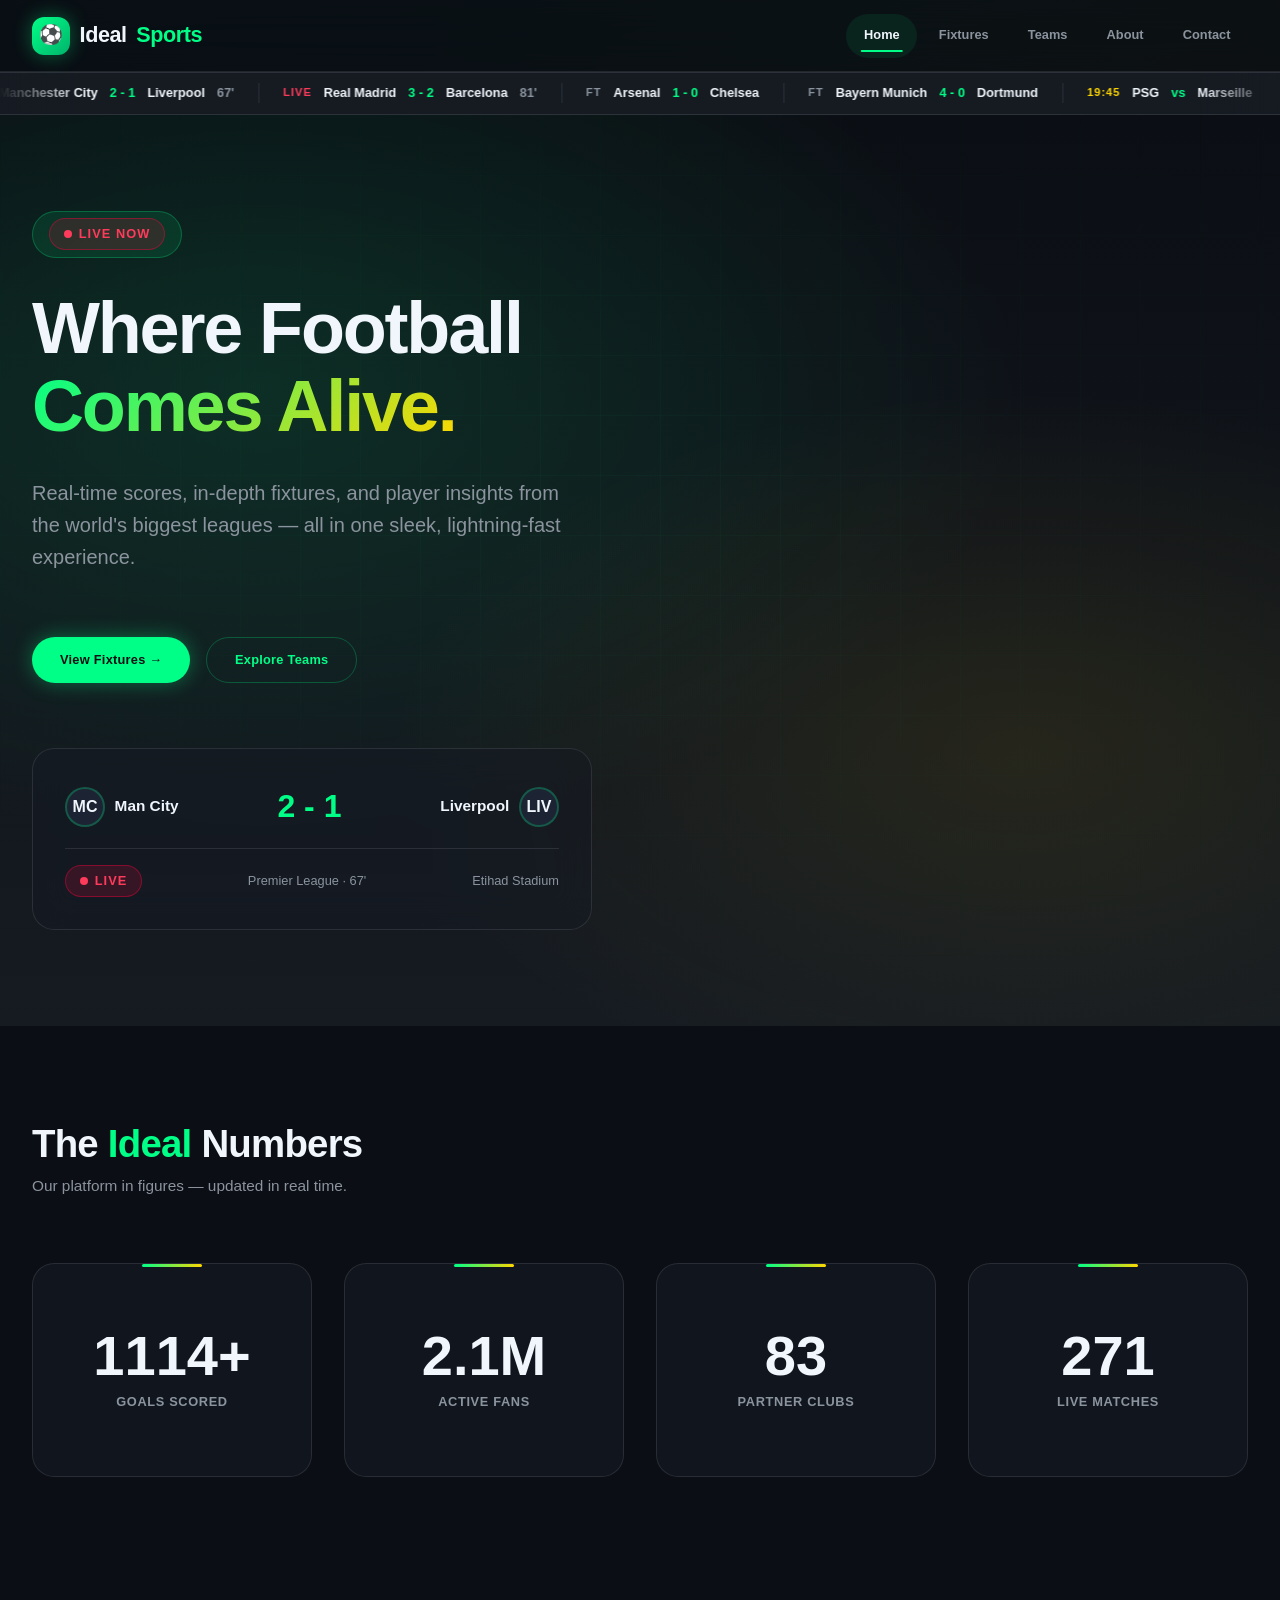
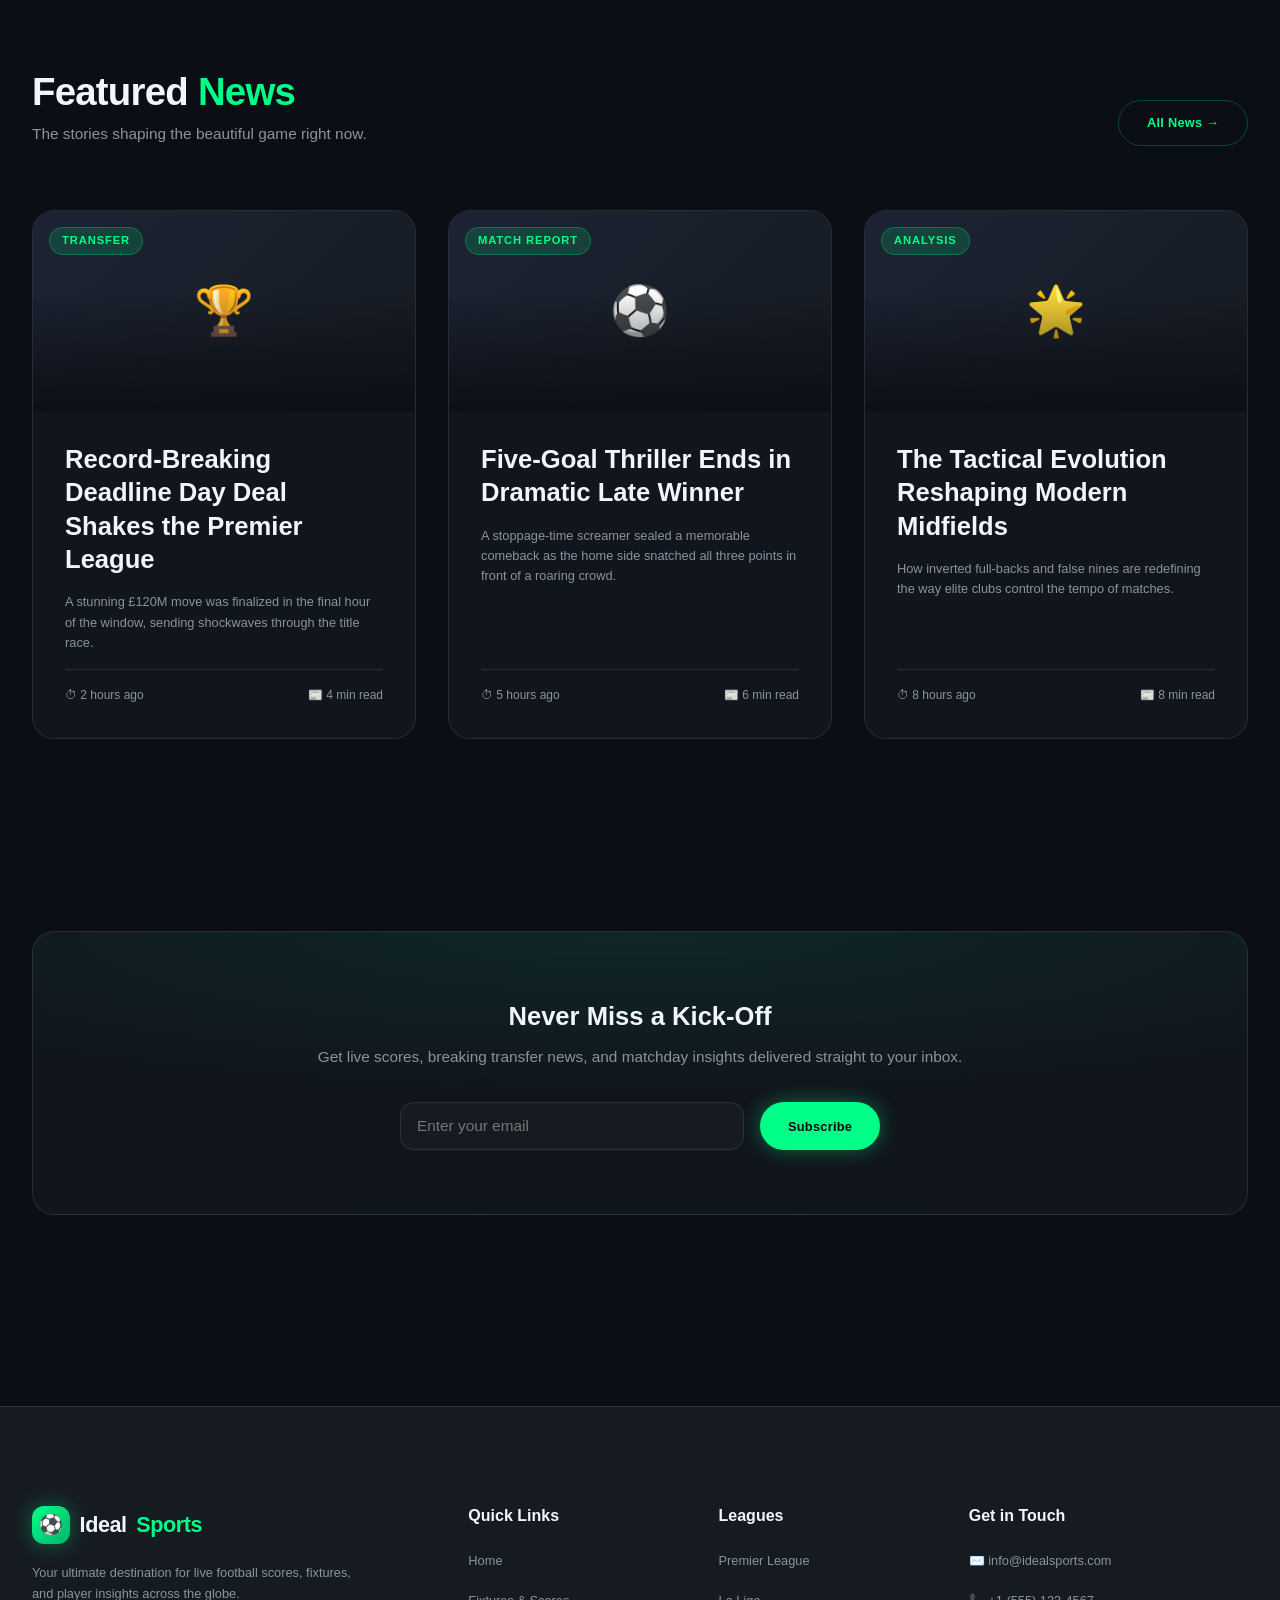
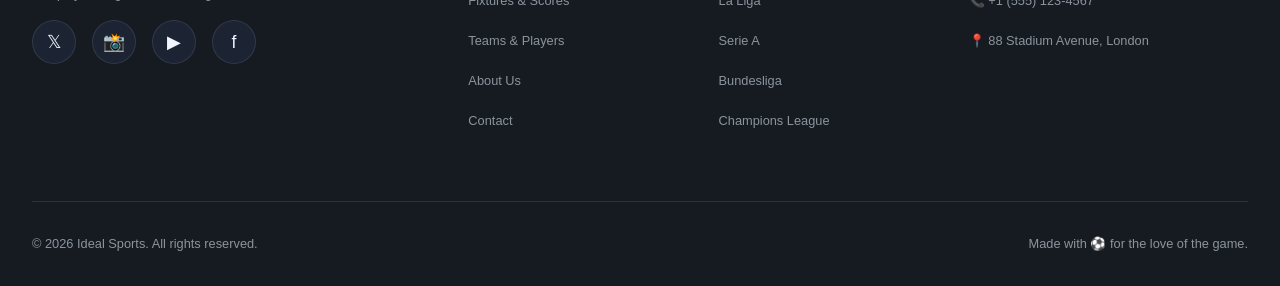
<file: index.html>
<!DOCTYPE html>
<html lang="en">
<head>
  <meta charset="UTF-8" />
  <meta name="viewport" content="width=device-width, initial-scale=1.0" />
  <meta name="description" content="Ideal Sports — Your home for live football scores, fixtures, teams, and breaking news." />
  <title>Ideal Sports — Live Football Scores, Fixtures & News</title>
  <link rel="stylesheet" href="css/style.css" />
</head>
<body>

  <!-- ======================= HEADER ======================= -->
  <header class="header">
    <div class="container nav">
      <a href="index.html" class="logo" aria-label="Ideal Sports Home">
        <span class="logo-icon">⚽</span>
        Ideal<span>Sports</span>
      </a>

      <nav class="nav-links" aria-label="Primary navigation">
        <a href="index.html" class="nav-link">Home</a>
        <a href="fixtures.html" class="nav-link">Fixtures</a>
        <a href="teams.html" class="nav-link">Teams</a>
        <a href="about.html" class="nav-link">About</a>
        <a href="contact.html" class="nav-link">Contact</a>
      </nav>

      <button class="hamburger" aria-label="Open menu" aria-expanded="false">
        <span class="bar"></span>
        <span class="bar"></span>
        <span class="bar"></span>
      </button>
    </div>
  </header>

  <!-- Mobile Drawer -->
  <div class="drawer-overlay"></div>
  <nav class="mobile-drawer" aria-label="Mobile navigation">
    <a href="index.html" class="nav-link">🏠 Home</a>
    <a href="fixtures.html" class="nav-link">📅 Fixtures</a>
    <a href="teams.html" class="nav-link">👥 Teams</a>
    <a href="about.html" class="nav-link">ℹ️ About</a>
    <a href="contact.html" class="nav-link">✉️ Contact</a>
  </nav>

  <!-- ======================= LIVE SCORE TICKER ======================= -->
  <div class="ticker-wrap" aria-label="Live score updates">
    <div class="ticker-track">
      <div class="ticker-item">
        <span class="ticker-status">LIVE</span>
        <span class="ticker-team">Manchester City</span>
        <span class="ticker-score">2 - 1</span>
        <span class="ticker-team">Liverpool</span>
        <span class="ticker-time">67'</span>
      </div>
      <div class="ticker-item">
        <span class="ticker-status">LIVE</span>
        <span class="ticker-team">Real Madrid</span>
        <span class="ticker-score">3 - 2</span>
        <span class="ticker-team">Barcelona</span>
        <span class="ticker-time">81'</span>
      </div>
      <div class="ticker-item">
        <span class="ticker-status finished">FT</span>
        <span class="ticker-team">Arsenal</span>
        <span class="ticker-score">1 - 0</span>
        <span class="ticker-team">Chelsea</span>
      </div>
      <div class="ticker-item">
        <span class="ticker-status finished">FT</span>
        <span class="ticker-team">Bayern Munich</span>
        <span class="ticker-score">4 - 0</span>
        <span class="ticker-team">Dortmund</span>
      </div>
      <div class="ticker-item">
        <span class="ticker-status upcoming">19:45</span>
        <span class="ticker-team">PSG</span>
        <span class="ticker-score">vs</span>
        <span class="ticker-team">Marseille</span>
      </div>
      <div class="ticker-item">
        <span class="ticker-status upcoming">20:00</span>
        <span class="ticker-team">Juventus</span>
        <span class="ticker-score">vs</span>
        <span class="ticker-team">Inter Milan</span>
      </div>
      <div class="ticker-item">
        <span class="ticker-status">LIVE</span>
        <span class="ticker-team">AC Milan</span>
        <span class="ticker-score">0 - 0</span>
        <span class="ticker-team">Napoli</span>
        <span class="ticker-time">54'</span>
      </div>
      <div class="ticker-item">
        <span class="ticker-status finished">FT</span>
        <span class="ticker-team">Ajax</span>
        <span class="ticker-score">2 - 2</span>
        <span class="ticker-team">Feyenoord</span>
      </div>
    </div>
  </div>

  <!-- ======================= HERO ======================= -->
  <section class="hero">
    <div class="hero-bg"></div>
    <div class="container">
      <div class="hero-content reveal">
        <span class="hero-badge">
          <span class="live-badge"><span class="dot"></span> LIVE NOW</span>
        </span>
        <h1 class="hero-title">
          Where Football<br />
          <span class="text-gradient">Comes Alive.</span>
        </h1>
        <p class="hero-subtitle">
          Real-time scores, in-depth fixtures, and player insights from the world's
          biggest leagues — all in one sleek, lightning-fast experience.
        </p>
        <div class="hero-actions">
          <a href="fixtures.html" class="btn btn-primary">View Fixtures →</a>
          <a href="teams.html" class="btn btn-outline">Explore Teams</a>
        </div>
      </div>

      <!-- Featured Live Match Card -->
      <div class="hero-match glass-card reveal reveal-delay-2">
        <div class="match-teams">
          <div class="team">
            <span class="team-crest">MC</span>
            <span>Man City</span>
          </div>
          <div class="match-score">2 - 1</div>
          <div class="team">
            <span>Liverpool</span>
            <span class="team-crest">LIV</span>
          </div>
        </div>
        <div class="match-meta">
          <span class="live-badge"><span class="dot"></span> LIVE</span>
          <span>Premier League · 67'</span>
          <span>Etihad Stadium</span>
        </div>
      </div>
    </div>
  </section>

  <!-- ======================= ANIMATED STATS ======================= -->
  <section class="section">
    <div class="container">
      <div class="section-head reveal">
        <div>
          <h2 class="section-title">The <span class="accent">Ideal</span> Numbers</h2>
          <p class="section-subtitle">Our platform in figures — updated in real time.</p>
        </div>
      </div>

      <div class="stats-grid">
        <div class="stat-card glass-card reveal">
          <div class="stat-number" data-counter="1284" data-suffix="+">0</div>
          <div class="stat-label">Goals Scored</div>
        </div>
        <div class="stat-card glass-card reveal reveal-delay-1">
          <div class="stat-number" data-counter="2.4" data-decimals="1" data-suffix="M">0</div>
          <div class="stat-label">Active Fans</div>
        </div>
        <div class="stat-card glass-card reveal reveal-delay-2">
          <div class="stat-number" data-counter="96" data-suffix="">0</div>
          <div class="stat-label">Partner Clubs</div>
        </div>
        <div class="stat-card glass-card reveal reveal-delay-3">
          <div class="stat-number" data-counter="312" data-suffix="">0</div>
          <div class="stat-label">Live Matches</div>
        </div>
      </div>
    </div>
  </section>

  <!-- ======================= FEATURED NEWS ======================= -->
  <section class="section">
    <div class="container">
      <div class="section-head reveal">
        <div>
          <h2 class="section-title">Featured <span class="accent">News</span></h2>
          <p class="section-subtitle">The stories shaping the beautiful game right now.</p>
        </div>
        <a href="fixtures.html" class="btn btn-outline">All News →</a>
      </div>

      <div class="news-grid">
        <article class="news-card glass-card reveal">
          <div class="news-thumb">🏆</div>
          <div class="news-body">
            <span class="news-category">Transfer</span>
            <h3 class="news-title">Record-Breaking Deadline Day Deal Shakes the Premier League</h3>
            <p class="news-excerpt">A stunning £120M move was finalized in the final hour of the window, sending shockwaves through the title race.</p>
            <div class="news-meta">
              <span>⏱ 2 hours ago</span>
              <span>📰 4 min read</span>
            </div>
          </div>
        </article>

        <article class="news-card glass-card reveal reveal-delay-1">
          <div class="news-thumb">⚽</div>
          <div class="news-body">
            <span class="news-category">Match Report</span>
            <h3 class="news-title">Five-Goal Thriller Ends in Dramatic Late Winner</h3>
            <p class="news-excerpt">A stoppage-time screamer sealed a memorable comeback as the home side snatched all three points in front of a roaring crowd.</p>
            <div class="news-meta">
              <span>⏱ 5 hours ago</span>
              <span>📰 6 min read</span>
            </div>
          </div>
        </article>

        <article class="news-card glass-card reveal reveal-delay-2">
          <div class="news-thumb">🌟</div>
          <div class="news-body">
            <span class="news-category">Analysis</span>
            <h3 class="news-title">The Tactical Evolution Reshaping Modern Midfields</h3>
            <p class="news-excerpt">How inverted full-backs and false nines are redefining the way elite clubs control the tempo of matches.</p>
            <div class="news-meta">
              <span>⏱ 8 hours ago</span>
              <span>📰 8 min read</span>
            </div>
          </div>
        </article>
      </div>
    </div>
  </section>

  <!-- ======================= CTA BANNER ======================= -->
  <section class="section">
    <div class="container">
      <div class="newsletter-box reveal">
        <h3>Never Miss a Kick-Off</h3>
        <p>Get live scores, breaking transfer news, and matchday insights delivered straight to your inbox.</p>
        <form class="newsletter-form" id="home-newsletter" novalidate>
          <input type="email" class="form-input" placeholder="Enter your email" aria-label="Email address" required />
          <button type="submit" class="btn btn-primary">Subscribe</button>
        </form>
      </div>
    </div>
  </section>

  <!-- ======================= FOOTER ======================= -->
  <footer class="footer">
    <div class="container">
      <div class="footer-grid">
        <div class="footer-brand">
          <a href="index.html" class="logo">
            <span class="logo-icon">⚽</span>
            Ideal<span>Sports</span>
          </a>
          <p>Your ultimate destination for live football scores, fixtures, and player insights across the globe.</p>
          <div class="footer-social">
            <a href="#" class="social-btn" aria-label="Twitter">𝕏</a>
            <a href="#" class="social-btn" aria-label="Instagram">📸</a>
            <a href="#" class="social-btn" aria-label="YouTube">▶</a>
            <a href="#" class="social-btn" aria-label="Facebook">f</a>
          </div>
        </div>

        <div>
          <h4 class="footer-heading">Quick Links</h4>
          <div class="footer-links">
            <a href="index.html">Home</a>
            <a href="fixtures.html">Fixtures & Scores</a>
            <a href="teams.html">Teams & Players</a>
            <a href="about.html">About Us</a>
            <a href="contact.html">Contact</a>
          </div>
        </div>

        <div>
          <h4 class="footer-heading">Leagues</h4>
          <div class="footer-links">
            <a href="#">Premier League</a>
            <a href="#">La Liga</a>
            <a href="#">Serie A</a>
            <a href="#">Bundesliga</a>
            <a href="#">Champions League</a>
          </div>
        </div>

        <div>
          <h4 class="footer-heading">Get in Touch</h4>
          <div class="footer-links">
            <a href="mailto:info@idealsports.com">✉️ info@idealsports.com</a>
            <a href="tel:+15551234567">📞 +1 (555) 123-4567</a>
            <a href="#">📍 88 Stadium Avenue, London</a>
          </div>
        </div>
      </div>

      <div class="footer-bottom">
        <span>© 2026 Ideal Sports. All rights reserved.</span>
        <span>Made with ⚽ for the love of the game.</span>
      </div>
    </div>
  </footer>

  <script src="js/main.js"></script>
  <script>
    // Home page: Newsletter form validation
    document.addEventListener('DOMContentLoaded', () => {
      const form = document.getElementById('home-newsletter');
      if (!form) return;

      form.addEventListener('submit', (e) => {
        e.preventDefault();
        const email = form.querySelector('input[type="email"]');
        const emailRegex = /^[^\s@]+@[^\s@]+\.[^\s@]+$/;

        if (!emailRegex.test(email.value.trim())) {
          email.classList.add('error');
          email.focus();
          return;
        }

        email.classList.remove('error');
        const btn = form.querySelector('button');
        btn.textContent = '✓ Subscribed!';
        btn.classList.add('btn-gold');
        btn.classList.remove('btn-primary');
        form.querySelector('input').value = '';
        setTimeout(() => {
          btn.textContent = 'Subscribe';
          btn.classList.remove('btn-gold');
          btn.classList.add('btn-primary');
        }, 2500);
      });
    });
  </script>
</body>
</html>
</file>
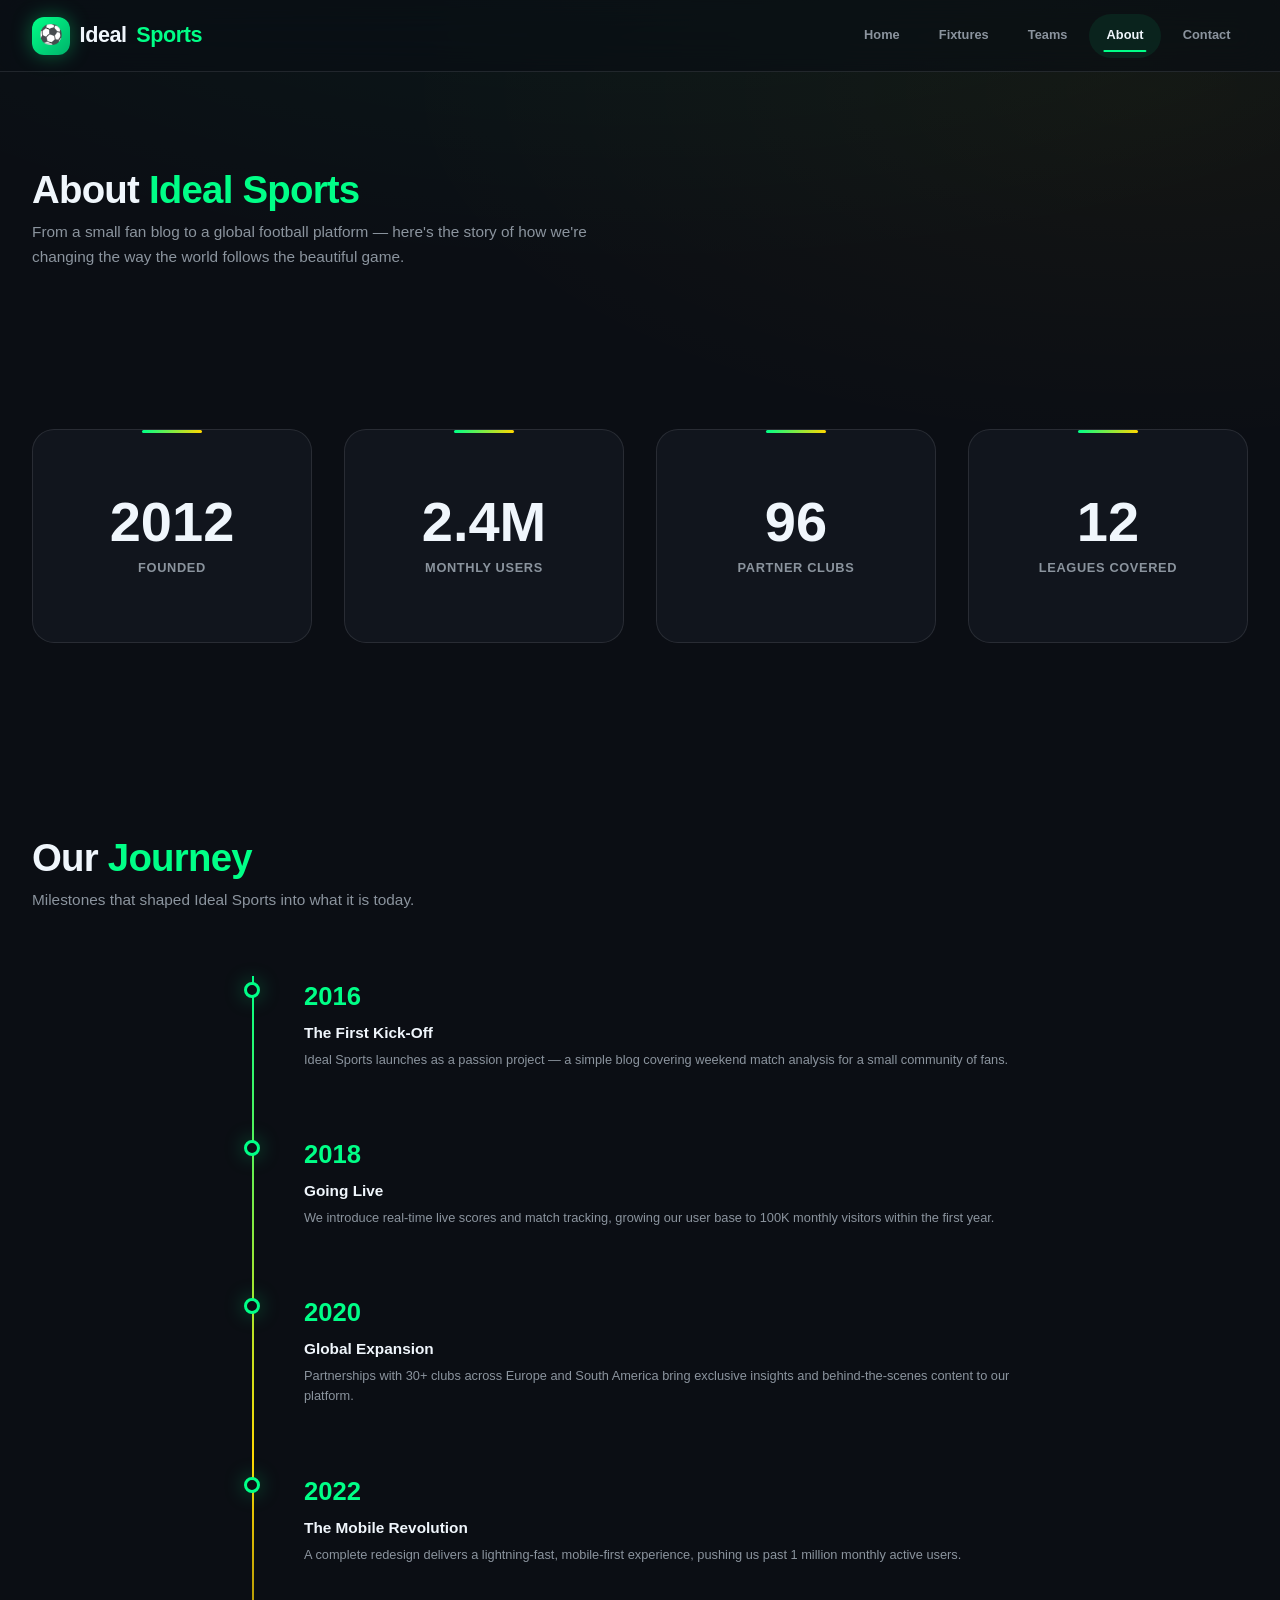
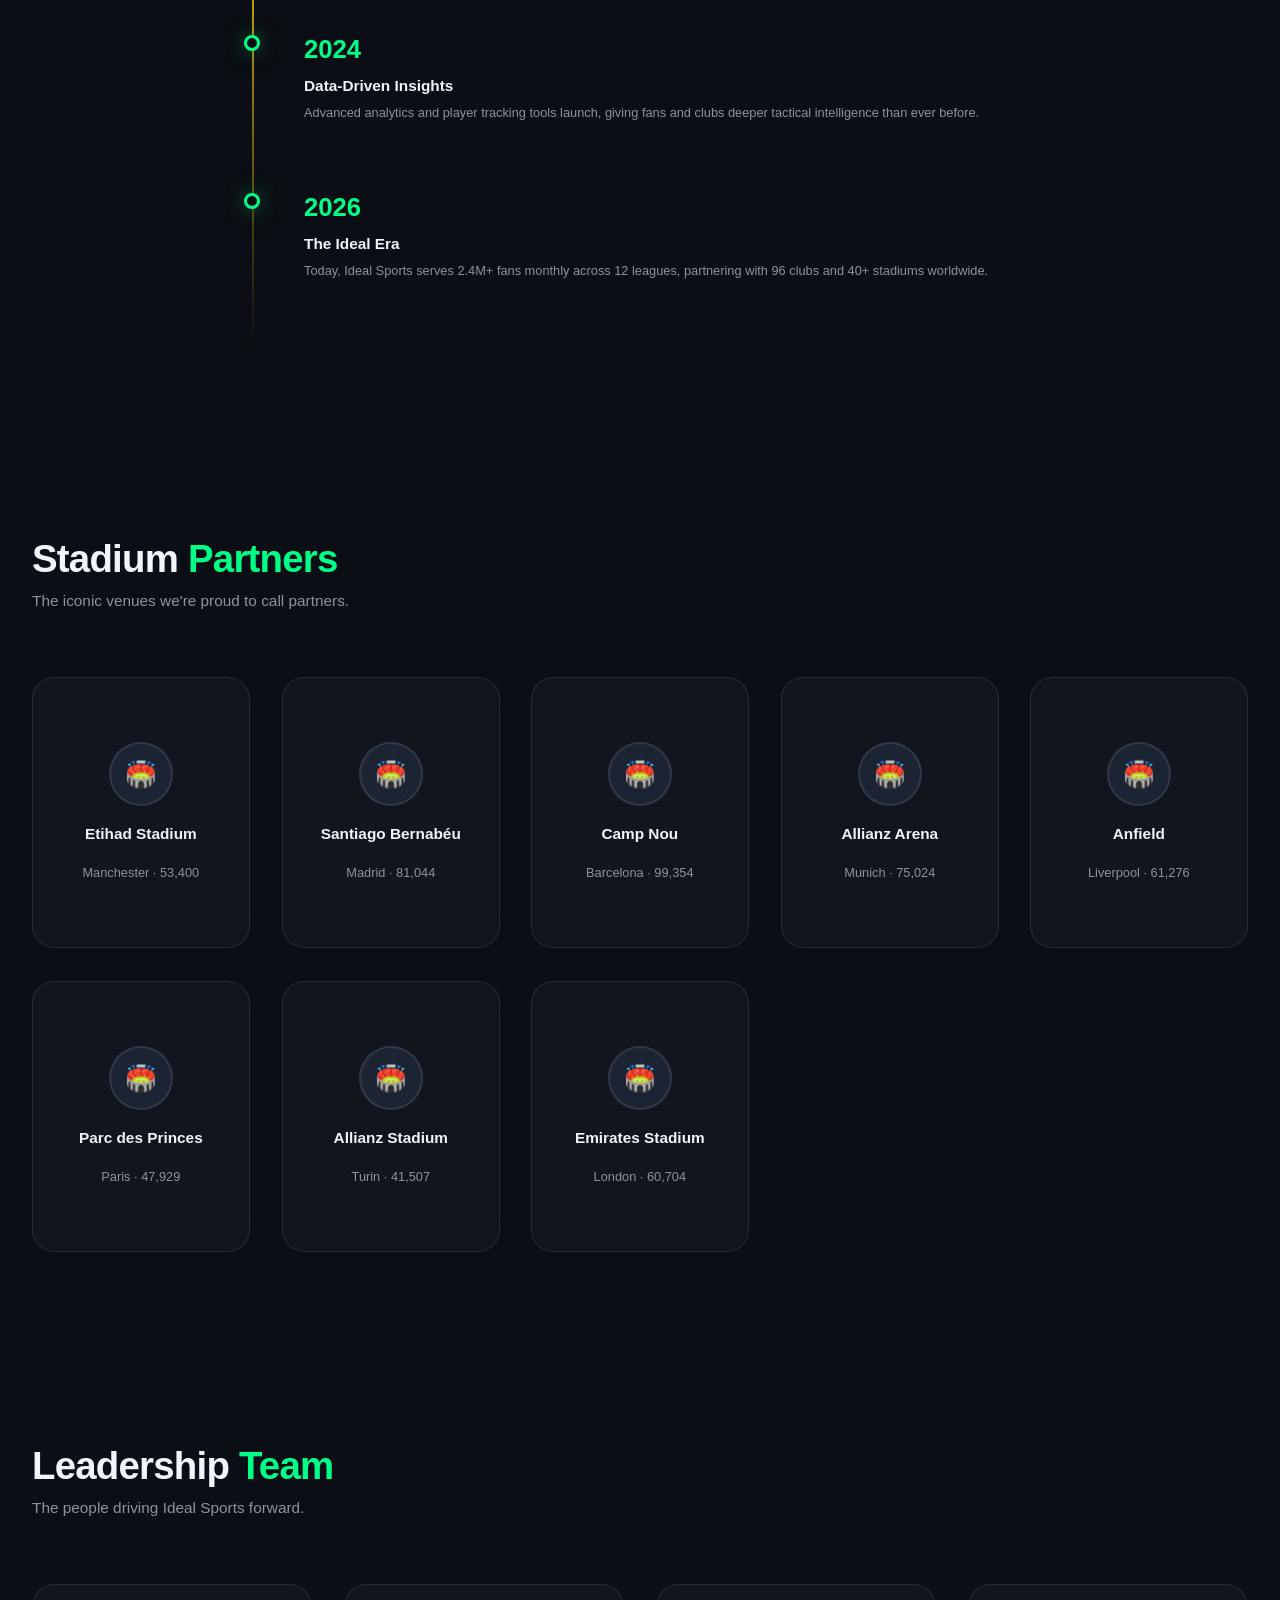
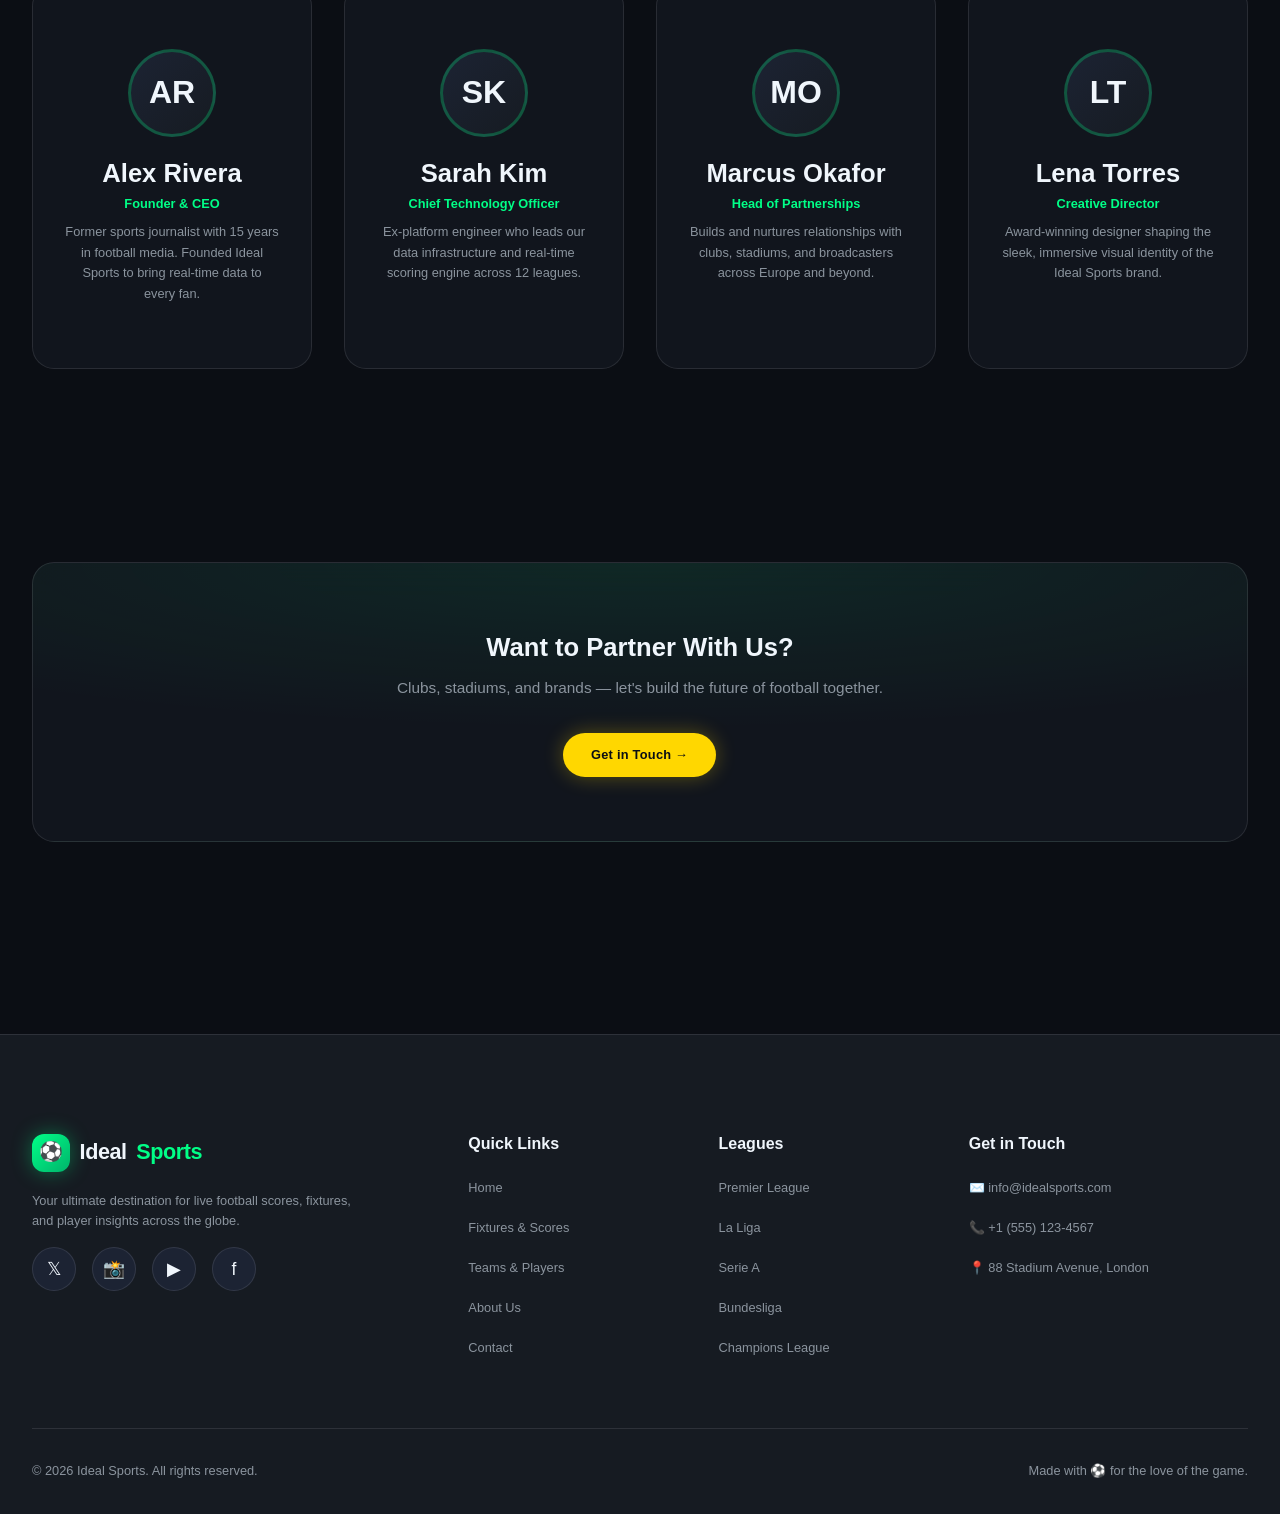
<file: about.html>
<!DOCTYPE html>
<html lang="en">
<head>
  <meta charset="UTF-8" />
  <meta name="viewport" content="width=device-width, initial-scale=1.0" />
  <meta name="description" content="Ideal Sports — Our story, impact metrics, stadium partners, and leadership team." />
  <title>About Us — Ideal Sports</title>
  <link rel="stylesheet" href="css/style.css" />
</head>
<body>

  <!-- ======================= HEADER ======================= -->
  <header class="header">
    <div class="container nav">
      <a href="index.html" class="logo" aria-label="Ideal Sports Home">
        <span class="logo-icon">⚽</span>
        Ideal<span>Sports</span>
      </a>

      <nav class="nav-links" aria-label="Primary navigation">
        <a href="index.html" class="nav-link">Home</a>
        <a href="fixtures.html" class="nav-link">Fixtures</a>
        <a href="teams.html" class="nav-link">Teams</a>
        <a href="about.html" class="nav-link">About</a>
        <a href="contact.html" class="nav-link">Contact</a>
      </nav>

      <button class="hamburger" aria-label="Open menu" aria-expanded="false">
        <span class="bar"></span>
        <span class="bar"></span>
        <span class="bar"></span>
      </button>
    </div>
  </header>

  <!-- Mobile Drawer -->
  <div class="drawer-overlay"></div>
  <nav class="mobile-drawer" aria-label="Mobile navigation">
    <a href="index.html" class="nav-link">🏠 Home</a>
    <a href="fixtures.html" class="nav-link">📅 Fixtures</a>
    <a href="teams.html" class="nav-link">👥 Teams</a>
    <a href="about.html" class="nav-link">ℹ️ About</a>
    <a href="contact.html" class="nav-link">✉️ Contact</a>
  </nav>

  <!-- ======================= PAGE HERO ======================= -->
  <section class="section" style="padding-bottom: 0;">
    <div class="container">
      <div class="section-head reveal">
        <div>
          <h1 class="section-title">About <span class="accent">Ideal Sports</span></h1>
          <p class="section-subtitle">From a small fan blog to a global football platform — here's the story of how we're changing the way the world follows the beautiful game.</p>
        </div>
      </div>
    </div>
  </section>

  <!-- ======================= IMPACT METRICS ======================= -->
  <section class="section">
    <div class="container">
      <div class="metrics-grid">
        <div class="stat-card glass-card reveal">
          <div class="stat-number" data-counter="2016" data-suffix="">0</div>
          <div class="stat-label">Founded</div>
        </div>
        <div class="stat-card glass-card reveal reveal-delay-1">
          <div class="stat-number" data-counter="2.4" data-decimals="1" data-suffix="M">0</div>
          <div class="stat-label">Monthly Users</div>
        </div>
        <div class="stat-card glass-card reveal reveal-delay-2">
          <div class="stat-number" data-counter="96" data-suffix="">0</div>
          <div class="stat-label">Partner Clubs</div>
        </div>
        <div class="stat-card glass-card reveal reveal-delay-3">
          <div class="stat-number" data-counter="12" data-suffix="">0</div>
          <div class="stat-label">Leagues Covered</div>
        </div>
      </div>
    </div>
  </section>

  <!-- ======================= HISTORY TIMELINE ======================= -->
  <section class="section">
    <div class="container">
      <div class="section-head reveal">
        <div>
          <h2 class="section-title">Our <span class="accent">Journey</span></h2>
          <p class="section-subtitle">Milestones that shaped Ideal Sports into what it is today.</p>
        </div>
      </div>

      <div class="timeline">
        <div class="timeline-item reveal">
          <div class="timeline-year">2016</div>
          <div class="timeline-title">The First Kick-Off</div>
          <p class="timeline-desc">Ideal Sports launches as a passion project — a simple blog covering weekend match analysis for a small community of fans.</p>
        </div>

        <div class="timeline-item reveal">
          <div class="timeline-year">2018</div>
          <div class="timeline-title">Going Live</div>
          <p class="timeline-desc">We introduce real-time live scores and match tracking, growing our user base to 100K monthly visitors within the first year.</p>
        </div>

        <div class="timeline-item reveal">
          <div class="timeline-year">2020</div>
          <div class="timeline-title">Global Expansion</div>
          <p class="timeline-desc">Partnerships with 30+ clubs across Europe and South America bring exclusive insights and behind-the-scenes content to our platform.</p>
        </div>

        <div class="timeline-item reveal">
          <div class="timeline-year">2022</div>
          <div class="timeline-title">The Mobile Revolution</div>
          <p class="timeline-desc">A complete redesign delivers a lightning-fast, mobile-first experience, pushing us past 1 million monthly active users.</p>
        </div>

        <div class="timeline-item reveal">
          <div class="timeline-year">2024</div>
          <div class="timeline-title">Data-Driven Insights</div>
          <p class="timeline-desc">Advanced analytics and player tracking tools launch, giving fans and clubs deeper tactical intelligence than ever before.</p>
        </div>

        <div class="timeline-item reveal">
          <div class="timeline-year">2026</div>
          <div class="timeline-title">The Ideal Era</div>
          <p class="timeline-desc">Today, Ideal Sports serves 2.4M+ fans monthly across 12 leagues, partnering with 96 clubs and 40+ stadiums worldwide.</p>
        </div>
      </div>
    </div>
  </section>

  <!-- ======================= STADIUM PARTNERS ======================= -->
  <section class="section">
    <div class="container">
      <div class="section-head reveal">
        <div>
          <h2 class="section-title">Stadium <span class="accent">Partners</span></h2>
          <p class="section-subtitle">The iconic venues we're proud to call partners.</p>
        </div>
      </div>

      <div class="partner-grid">
        <div class="partner-card glass-card reveal">
          <div class="partner-icon">🏟️</div>
          <div class="partner-name">Etihad Stadium</div>
          <div class="partner-type">Manchester · 53,400</div>
        </div>
        <div class="partner-card glass-card reveal reveal-delay-1">
          <div class="partner-icon">🏟️</div>
          <div class="partner-name">Santiago Bernabéu</div>
          <div class="partner-type">Madrid · 81,044</div>
        </div>
        <div class="partner-card glass-card reveal reveal-delay-2">
          <div class="partner-icon">🏟️</div>
          <div class="partner-name">Camp Nou</div>
          <div class="partner-type">Barcelona · 99,354</div>
        </div>
        <div class="partner-card glass-card reveal reveal-delay-3">
          <div class="partner-icon">🏟️</div>
          <div class="partner-name">Allianz Arena</div>
          <div class="partner-type">Munich · 75,024</div>
        </div>
        <div class="partner-card glass-card reveal">
          <div class="partner-icon">🏟️</div>
          <div class="partner-name">Anfield</div>
          <div class="partner-type">Liverpool · 61,276</div>
        </div>
        <div class="partner-card glass-card reveal reveal-delay-1">
          <div class="partner-icon">🏟️</div>
          <div class="partner-name">Parc des Princes</div>
          <div class="partner-type">Paris · 47,929</div>
        </div>
        <div class="partner-card glass-card reveal reveal-delay-2">
          <div class="partner-icon">🏟️</div>
          <div class="partner-name">Allianz Stadium</div>
          <div class="partner-type">Turin · 41,507</div>
        </div>
        <div class="partner-card glass-card reveal reveal-delay-3">
          <div class="partner-icon">🏟️</div>
          <div class="partner-name">Emirates Stadium</div>
          <div class="partner-type">London · 60,704</div>
        </div>
      </div>
    </div>
  </section>

  <!-- ======================= LEADERSHIP TEAM ======================= -->
  <section class="section">
    <div class="container">
      <div class="section-head reveal">
        <div>
          <h2 class="section-title">Leadership <span class="accent">Team</span></h2>
          <p class="section-subtitle">The people driving Ideal Sports forward.</p>
        </div>
      </div>

      <div class="leadership-grid">
        <div class="leader-card glass-card reveal">
          <div class="leader-avatar">AR</div>
          <div class="leader-name">Alex Rivera</div>
          <div class="leader-role">Founder & CEO</div>
          <p class="leader-bio">Former sports journalist with 15 years in football media. Founded Ideal Sports to bring real-time data to every fan.</p>
        </div>

        <div class="leader-card glass-card reveal reveal-delay-1">
          <div class="leader-avatar">SK</div>
          <div class="leader-name">Sarah Kim</div>
          <div class="leader-role">Chief Technology Officer</div>
          <p class="leader-bio">Ex-platform engineer who leads our data infrastructure and real-time scoring engine across 12 leagues.</p>
        </div>

        <div class="leader-card glass-card reveal reveal-delay-2">
          <div class="leader-avatar">MO</div>
          <div class="leader-name">Marcus Okafor</div>
          <div class="leader-role">Head of Partnerships</div>
          <p class="leader-bio">Builds and nurtures relationships with clubs, stadiums, and broadcasters across Europe and beyond.</p>
        </div>

        <div class="leader-card glass-card reveal reveal-delay-3">
          <div class="leader-avatar">LT</div>
          <div class="leader-name">Lena Torres</div>
          <div class="leader-role">Creative Director</div>
          <p class="leader-bio">Award-winning designer shaping the sleek, immersive visual identity of the Ideal Sports brand.</p>
        </div>
      </div>
    </div>
  </section>

  <!-- ======================= CTA ======================= -->
  <section class="section">
    <div class="container">
      <div class="newsletter-box reveal">
        <h3>Want to Partner With Us?</h3>
        <p>Clubs, stadiums, and brands — let's build the future of football together.</p>
        <a href="contact.html" class="btn btn-gold">Get in Touch →</a>
      </div>
    </div>
  </section>

  <!-- ======================= FOOTER ======================= -->
  <footer class="footer">
    <div class="container">
      <div class="footer-grid">
        <div class="footer-brand">
          <a href="index.html" class="logo">
            <span class="logo-icon">⚽</span>
            Ideal<span>Sports</span>
          </a>
          <p>Your ultimate destination for live football scores, fixtures, and player insights across the globe.</p>
          <div class="footer-social">
            <a href="#" class="social-btn" aria-label="Twitter">𝕏</a>
            <a href="#" class="social-btn" aria-label="Instagram">📸</a>
            <a href="#" class="social-btn" aria-label="YouTube">▶</a>
            <a href="#" class="social-btn" aria-label="Facebook">f</a>
          </div>
        </div>

        <div>
          <h4 class="footer-heading">Quick Links</h4>
          <div class="footer-links">
            <a href="index.html">Home</a>
            <a href="fixtures.html">Fixtures & Scores</a>
            <a href="teams.html">Teams & Players</a>
            <a href="about.html">About Us</a>
            <a href="contact.html">Contact</a>
          </div>
        </div>

        <div>
          <h4 class="footer-heading">Leagues</h4>
          <div class="footer-links">
            <a href="#">Premier League</a>
            <a href="#">La Liga</a>
            <a href="#">Serie A</a>
            <a href="#">Bundesliga</a>
            <a href="#">Champions League</a>
          </div>
        </div>

        <div>
          <h4 class="footer-heading">Get in Touch</h4>
          <div class="footer-links">
            <a href="mailto:info@idealsports.com">✉️ info@idealsports.com</a>
            <a href="tel:+15551234567">📞 +1 (555) 123-4567</a>
            <a href="#">📍 88 Stadium Avenue, London</a>
          </div>
        </div>
      </div>

      <div class="footer-bottom">
        <span>© 2026 Ideal Sports. All rights reserved.</span>
        <span>Made with ⚽ for the love of the game.</span>
      </div>
    </div>
  </footer>

  <script src="js/main.js"></script>
</body>
</html>
</file>
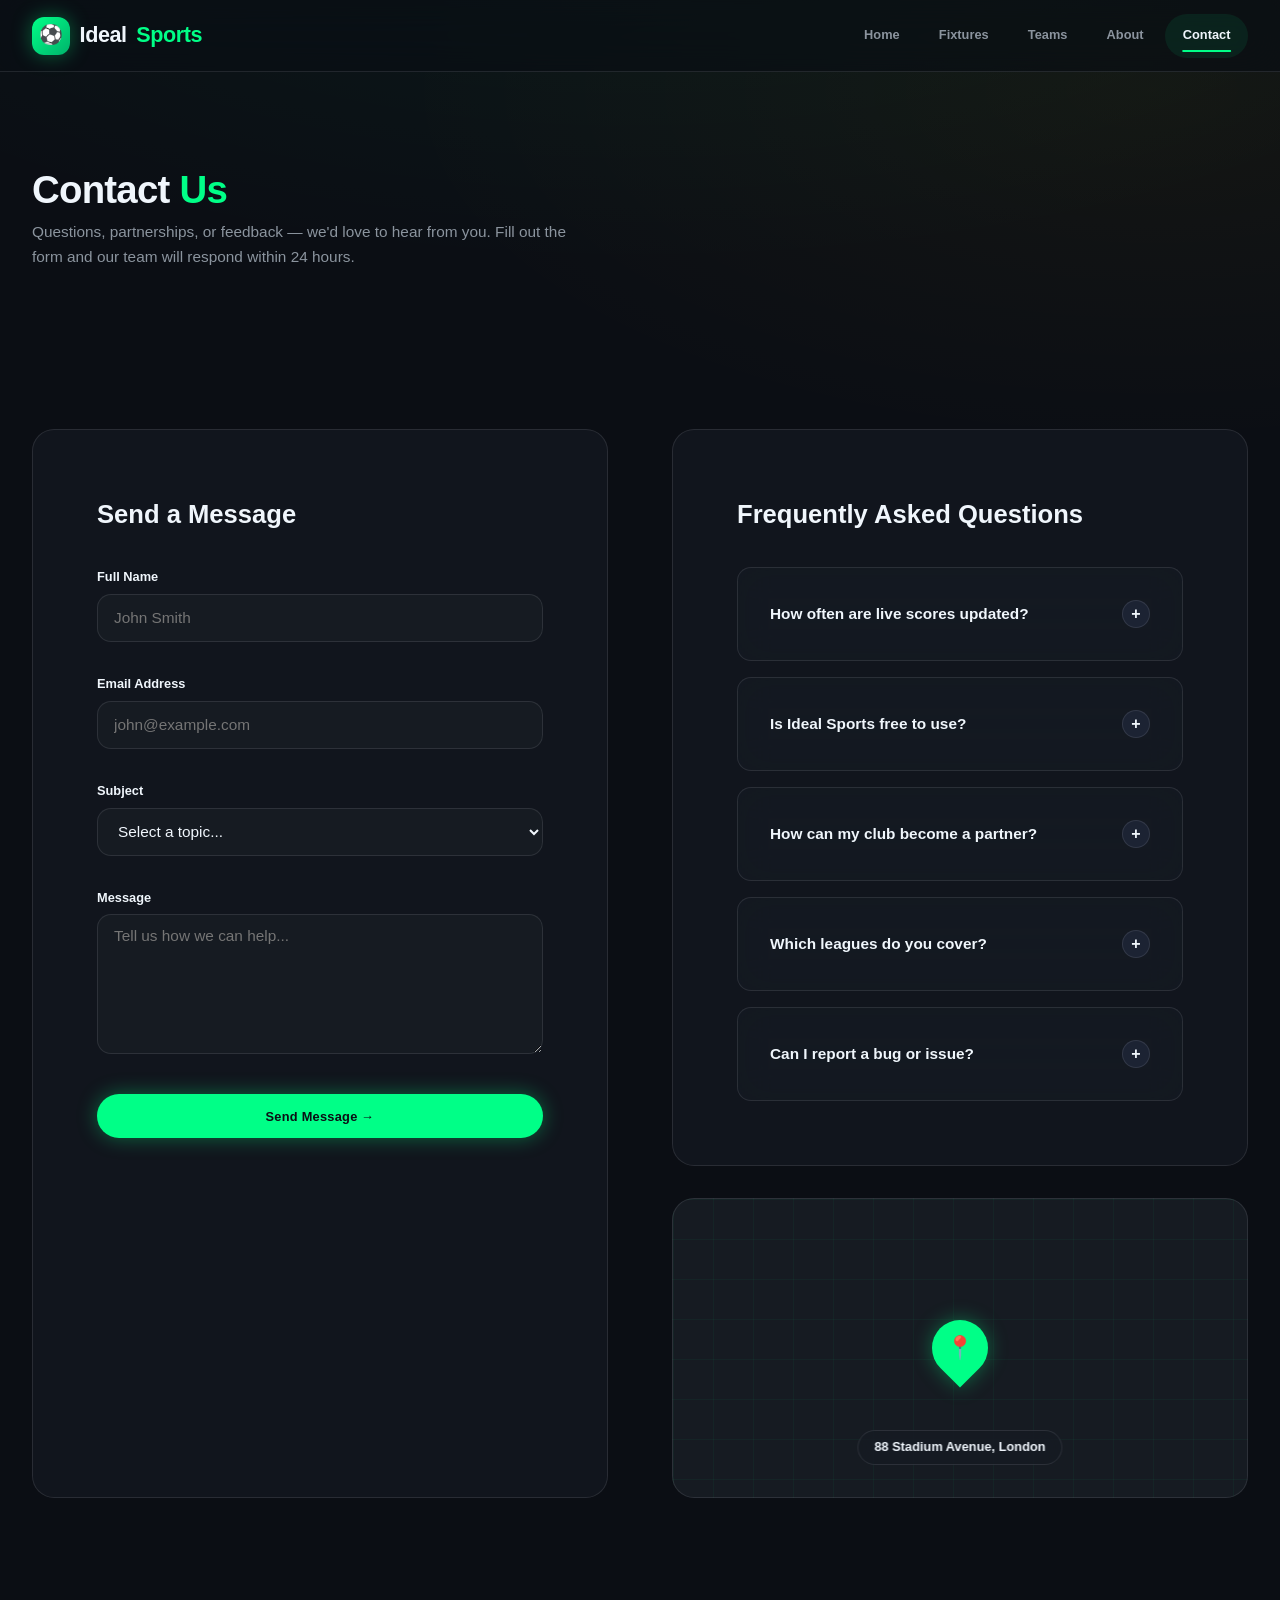
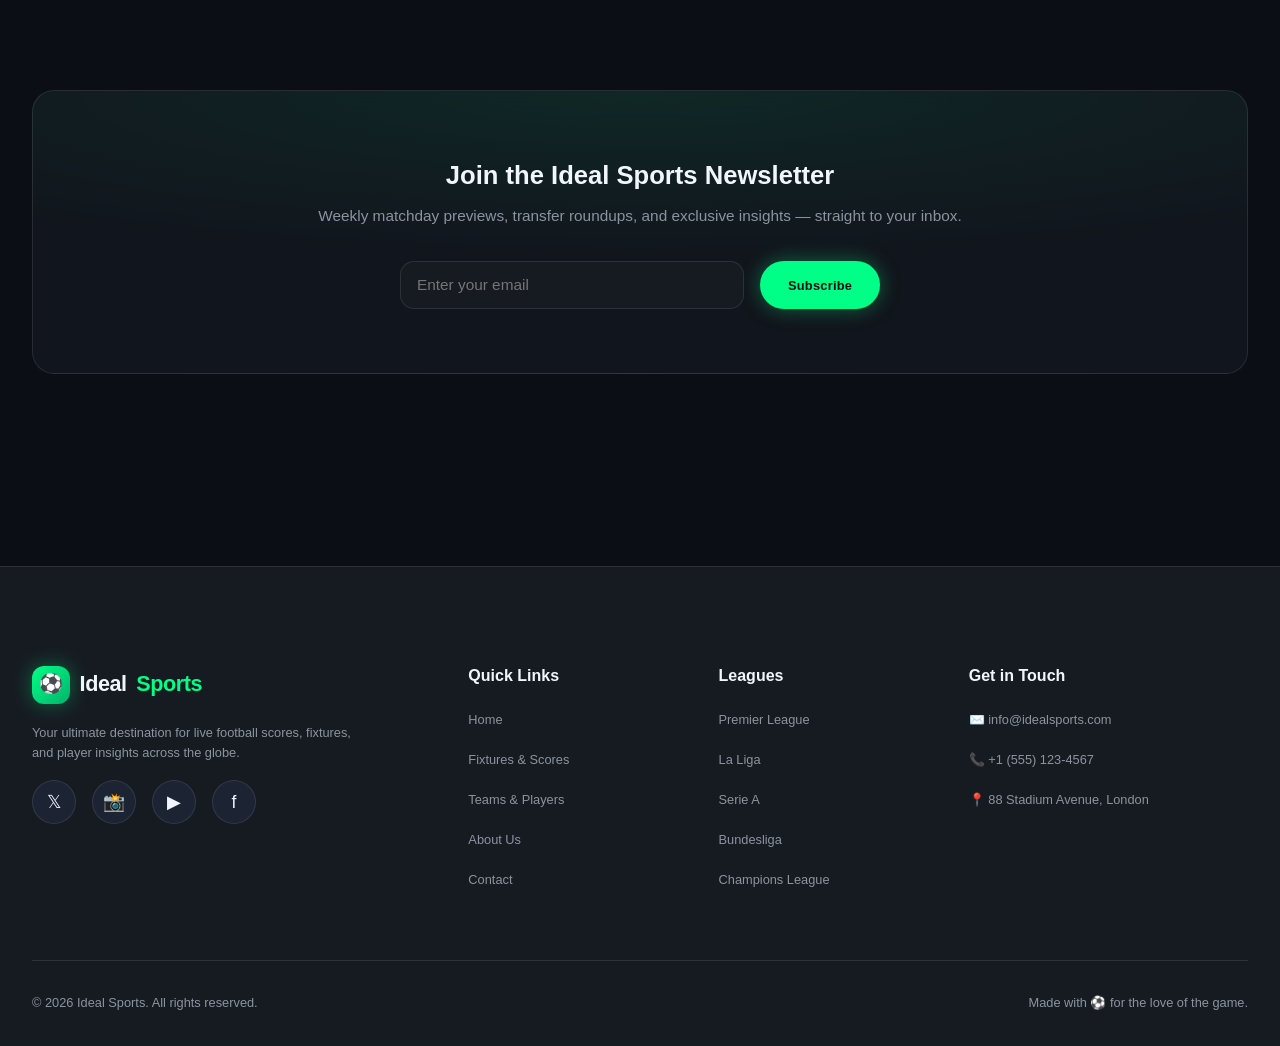
<file: contact.html>
<!DOCTYPE html>
<html lang="en">
<head>
  <meta charset="UTF-8" />
  <meta name="viewport" content="width=device-width, initial-scale=1.0" />
  <meta name="description" content="Ideal Sports — Contact us, read FAQs, find our location, and subscribe to our newsletter." />
  <title>Contact Us — Ideal Sports</title>
  <link rel="stylesheet" href="css/style.css" />
</head>
<body>

  <!-- ======================= HEADER ======================= -->
  <header class="header">
    <div class="container nav">
      <a href="index.html" class="logo" aria-label="Ideal Sports Home">
        <span class="logo-icon">⚽</span>
        Ideal<span>Sports</span>
      </a>

      <nav class="nav-links" aria-label="Primary navigation">
        <a href="index.html" class="nav-link">Home</a>
        <a href="fixtures.html" class="nav-link">Fixtures</a>
        <a href="teams.html" class="nav-link">Teams</a>
        <a href="about.html" class="nav-link">About</a>
        <a href="contact.html" class="nav-link">Contact</a>
      </nav>

      <button class="hamburger" aria-label="Open menu" aria-expanded="false">
        <span class="bar"></span>
        <span class="bar"></span>
        <span class="bar"></span>
      </button>
    </div>
  </header>

  <!-- Mobile Drawer -->
  <div class="drawer-overlay"></div>
  <nav class="mobile-drawer" aria-label="Mobile navigation">
    <a href="index.html" class="nav-link">🏠 Home</a>
    <a href="fixtures.html" class="nav-link">📅 Fixtures</a>
    <a href="teams.html" class="nav-link">👥 Teams</a>
    <a href="about.html" class="nav-link">ℹ️ About</a>
    <a href="contact.html" class="nav-link">✉️ Contact</a>
  </nav>

  <!-- ======================= PAGE HERO ======================= -->
  <section class="section" style="padding-bottom: 0;">
    <div class="container">
      <div class="section-head reveal">
        <div>
          <h1 class="section-title">Contact <span class="accent">Us</span></h1>
          <p class="section-subtitle">Questions, partnerships, or feedback — we'd love to hear from you. Fill out the form and our team will respond within 24 hours.</p>
        </div>
      </div>
    </div>
  </section>

  <!-- ======================= CONTACT GRID ======================= -->
  <section class="section">
    <div class="container">
      <div class="contact-grid">

        <!-- Contact Form -->
        <div class="glass-card reveal" style="padding: var(--space-lg);">
          <h2 style="font-size: var(--fs-h3); font-weight: 800; margin-bottom: var(--space-md);">Send a <span class="accent">Message</span></h2>

          <div class="form-success" id="form-success">
            ✓ Your message has been sent! We'll get back to you within 24 hours.
          </div>

          <form id="contact-form" novalidate>
            <div class="form-group">
              <label class="form-label" for="name">Full Name</label>
              <input type="text" id="name" class="form-input" placeholder="John Smith" required />
              <div class="form-error" id="name-error">Please enter your full name (min 2 characters).</div>
            </div>

            <div class="form-group">
              <label class="form-label" for="email">Email Address</label>
              <input type="email" id="email" class="form-input" placeholder="john@example.com" required />
              <div class="form-error" id="email-error">Please enter a valid email address.</div>
            </div>

            <div class="form-group">
              <label class="form-label" for="subject">Subject</label>
              <select id="subject" class="form-select" required>
                <option value="">Select a topic...</option>
                <option value="general">General Inquiry</option>
                <option value="partnership">Partnership</option>
                <option value="support">Technical Support</option>
                <option value="feedback">Feedback</option>
                <option value="press">Press & Media</option>
              </select>
              <div class="form-error" id="subject-error">Please select a subject.</div>
            </div>

            <div class="form-group">
              <label class="form-label" for="message">Message</label>
              <textarea id="message" class="form-textarea" placeholder="Tell us how we can help..." required></textarea>
              <div class="form-error" id="message-error">Please enter a message (min 10 characters).</div>
            </div>

            <button type="submit" class="btn btn-primary" style="width: 100%;">Send Message →</button>
          </form>
        </div>

        <!-- FAQ + Map -->
        <div>
          <!-- FAQ Accordion -->
          <div class="glass-card reveal reveal-delay-1" style="padding: var(--space-lg); margin-bottom: var(--space-md);">
            <h2 style="font-size: var(--fs-h3); font-weight: 800; margin-bottom: var(--space-md);">Frequently Asked <span class="accent">Questions</span></h2>

            <div class="faq-list">
              <div class="faq-item">
                <button class="faq-question" aria-expanded="false">
                  How often are live scores updated?
                  <span class="faq-icon">+</span>
                </button>
                <div class="faq-answer">
                  <p>Our live scores update in real time, typically within 1–2 seconds of an event occurring on the pitch. We use a dedicated data feed from official league sources.</p>
                </div>
              </div>

              <div class="faq-item">
                <button class="faq-question" aria-expanded="false">
                  Is Ideal Sports free to use?
                  <span class="faq-icon">+</span>
                </button>
                <div class="faq-answer">
                  <p>Yes! All core features — live scores, fixtures, team pages, and player stats — are completely free. We may introduce premium features in the future, but the essentials will always remain free.</p>
                </div>
              </div>

              <div class="faq-item">
                <button class="faq-question" aria-expanded="false">
                  How can my club become a partner?
                  <span class="faq-icon">+</span>
                </button>
                <div class="faq-answer">
                  <p>We're always excited to welcome new clubs. Reach out via the contact form and select "Partnership" as your subject. Our partnerships team will get back to you within 48 hours.</p>
                </div>
              </div>

              <div class="faq-item">
                <button class="faq-question" aria-expanded="false">
                  Which leagues do you cover?
                  <span class="faq-icon">+</span>
                </button>
                <div class="faq-answer">
                  <p>We currently cover 12 leagues including the Premier League, La Liga, Serie A, Bundesliga, Ligue 1, and the Champions League, with more being added regularly.</p>
                </div>
              </div>

              <div class="faq-item">
                <button class="faq-question" aria-expanded="false">
                  Can I report a bug or issue?
                  <span class="faq-icon">+</span>
                </button>
                <div class="faq-answer">
                  <p>Absolutely. Select "Technical Support" in the contact form and include as much detail as possible — the page, device, and browser you're using. We'll investigate promptly.</p>
                </div>
              </div>
            </div>
          </div>

          <!-- Map Placeholder -->
          <div class="map-placeholder reveal reveal-delay-2" aria-label="Map showing our location">
            <div class="map-pin"><span>📍</span></div>
            <div class="map-label">88 Stadium Avenue, London</div>
          </div>
        </div>
      </div>
    </div>
  </section>

  <!-- ======================= NEWSLETTER ======================= -->
  <section class="section">
    <div class="container">
      <div class="newsletter-box reveal">
        <h3>Join the Ideal Sports Newsletter</h3>
        <p>Weekly matchday previews, transfer roundups, and exclusive insights — straight to your inbox.</p>
        <form class="newsletter-form" id="newsletter-form" novalidate>
          <input type="email" class="form-input" placeholder="Enter your email" aria-label="Email address" required />
          <button type="submit" class="btn btn-primary">Subscribe</button>
        </form>
      </div>
    </div>
  </section>

  <!-- ======================= FOOTER ======================= -->
  <footer class="footer">
    <div class="container">
      <div class="footer-grid">
        <div class="footer-brand">
          <a href="index.html" class="logo">
            <span class="logo-icon">⚽</span>
            Ideal<span>Sports</span>
          </a>
          <p>Your ultimate destination for live football scores, fixtures, and player insights across the globe.</p>
          <div class="footer-social">
            <a href="#" class="social-btn" aria-label="Twitter">𝕏</a>
            <a href="#" class="social-btn" aria-label="Instagram">📸</a>
            <a href="#" class="social-btn" aria-label="YouTube">▶</a>
            <a href="#" class="social-btn" aria-label="Facebook">f</a>
          </div>
        </div>

        <div>
          <h4 class="footer-heading">Quick Links</h4>
          <div class="footer-links">
            <a href="index.html">Home</a>
            <a href="fixtures.html">Fixtures & Scores</a>
            <a href="teams.html">Teams & Players</a>
            <a href="about.html">About Us</a>
            <a href="contact.html">Contact</a>
          </div>
        </div>

        <div>
          <h4 class="footer-heading">Leagues</h4>
          <div class="footer-links">
            <a href="#">Premier League</a>
            <a href="#">La Liga</a>
            <a href="#">Serie A</a>
            <a href="#">Bundesliga</a>
            <a href="#">Champions League</a>
          </div>
        </div>

        <div>
          <h4 class="footer-heading">Get in Touch</h4>
          <div class="footer-links">
            <a href="mailto:info@idealsports.com">✉️ info@idealsports.com</a>
            <a href="tel:+15551234567">📞 +1 (555) 123-4567</a>
            <a href="#">📍 88 Stadium Avenue, London</a>
          </div>
        </div>
      </div>

      <div class="footer-bottom">
        <span>© 2026 Ideal Sports. All rights reserved.</span>
        <span>Made with ⚽ for the love of the game.</span>
      </div>
    </div>
  </footer>

  <script src="js/main.js"></script>
  <script>
    /* ==========================================================================
       CONTACT PAGE — Form Validation, FAQ Accordion & Newsletter
       ========================================================================== */
    document.addEventListener('DOMContentLoaded', () => {
      /* --- FAQ Accordion --- */
      const faqItems = document.querySelectorAll('.faq-item');

      faqItems.forEach((item) => {
        const question = item.querySelector('.faq-question');
        const answer = item.querySelector('.faq-answer');

        question.addEventListener('click', () => {
          const isOpen = item.classList.contains('open');

          // Close all other items
          faqItems.forEach((i) => {
            i.classList.remove('open');
            i.querySelector('.faq-answer').style.maxHeight = null;
            i.querySelector('.faq-question').setAttribute('aria-expanded', 'false');
          });

          // Toggle clicked item
          if (!isOpen) {
            item.classList.add('open');
            answer.style.maxHeight = answer.scrollHeight + 'px';
            question.setAttribute('aria-expanded', 'true');
          }
        });
      });

      /* --- Contact Form Validation --- */
      const form = document.getElementById('contact-form');
      const successBox = document.getElementById('form-success');

      const fields = {
        name: { el: document.getElementById('name'), error: document.getElementById('name-error'), validate: (v) => v.trim().length >= 2 },
        email: { el: document.getElementById('email'), error: document.getElementById('email-error'), validate: (v) => /^[^\s@]+@[^\s@]+\.[^\s@]+$/.test(v.trim()) },
        subject: { el: document.getElementById('subject'), error: document.getElementById('subject-error'), validate: (v) => v !== '' },
        message: { el: document.getElementById('message'), error: document.getElementById('message-error'), validate: (v) => v.trim().length >= 10 }
      };

      const validateField = (key) => {
        const field = fields[key];
        const isValid = field.validate(field.el.value);
        field.el.classList.toggle('error', !isValid);
        field.error.classList.toggle('show', !isValid);
        return isValid;
      };

      // Live validation on input/blur
      Object.keys(fields).forEach((key) => {
        const field = fields[key];
        field.el.addEventListener('blur', () => validateField(key));
        field.el.addEventListener('input', () => {
          if (field.el.classList.contains('error')) validateField(key);
        });
      });

      form.addEventListener('submit', (e) => {
        e.preventDefault();

        // Validate all fields
        const results = Object.keys(fields).map(validateField);
        const allValid = results.every(Boolean);

        if (!allValid) {
          // Focus first invalid field
          const firstInvalid = Object.keys(fields).find((key) => fields[key].el.classList.contains('error'));
          if (firstInvalid) fields[firstInvalid].el.focus();
          return;
        }

        // Show success message
        successBox.classList.add('show');
        form.reset();

        // Hide success after 5 seconds
        setTimeout(() => successBox.classList.remove('show'), 5000);
      });

      /* --- Newsletter Form --- */
      const newsletterForm = document.getElementById('newsletter-form');

      newsletterForm.addEventListener('submit', (e) => {
        e.preventDefault();
        const emailInput = newsletterForm.querySelector('input[type="email"]');
        const emailRegex = /^[^\s@]+@[^\s@]+\.[^\s@]+$/;

        if (!emailRegex.test(emailInput.value.trim())) {
          emailInput.classList.add('error');
          emailInput.focus();
          return;
        }

        emailInput.classList.remove('error');
        const btn = newsletterForm.querySelector('button');
        btn.textContent = '✓ Subscribed!';
        btn.classList.add('btn-gold');
        btn.classList.remove('btn-primary');
        emailInput.value = '';
        setTimeout(() => {
          btn.textContent = 'Subscribe';
          btn.classList.remove('btn-gold');
          btn.classList.add('btn-primary');
        }, 2500);
      });
    });
  </script>
</body>
</html>
</file>
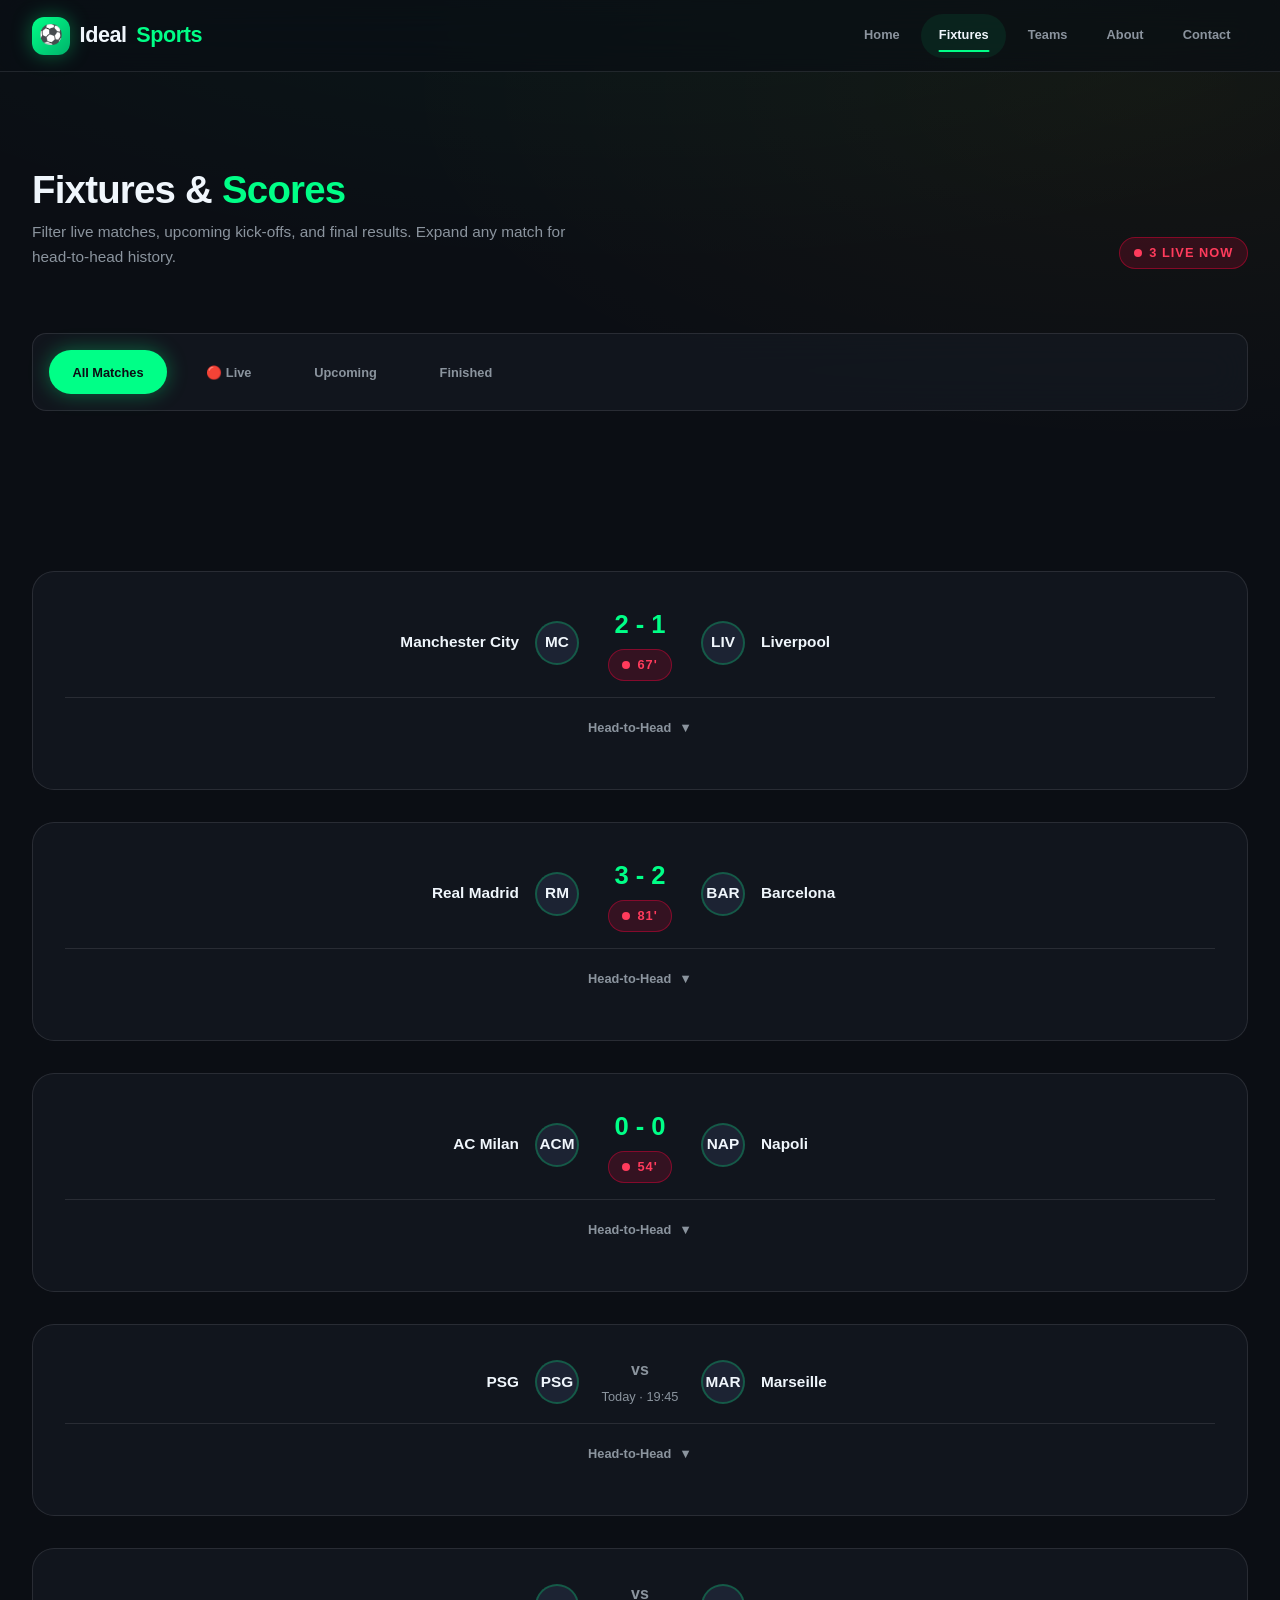
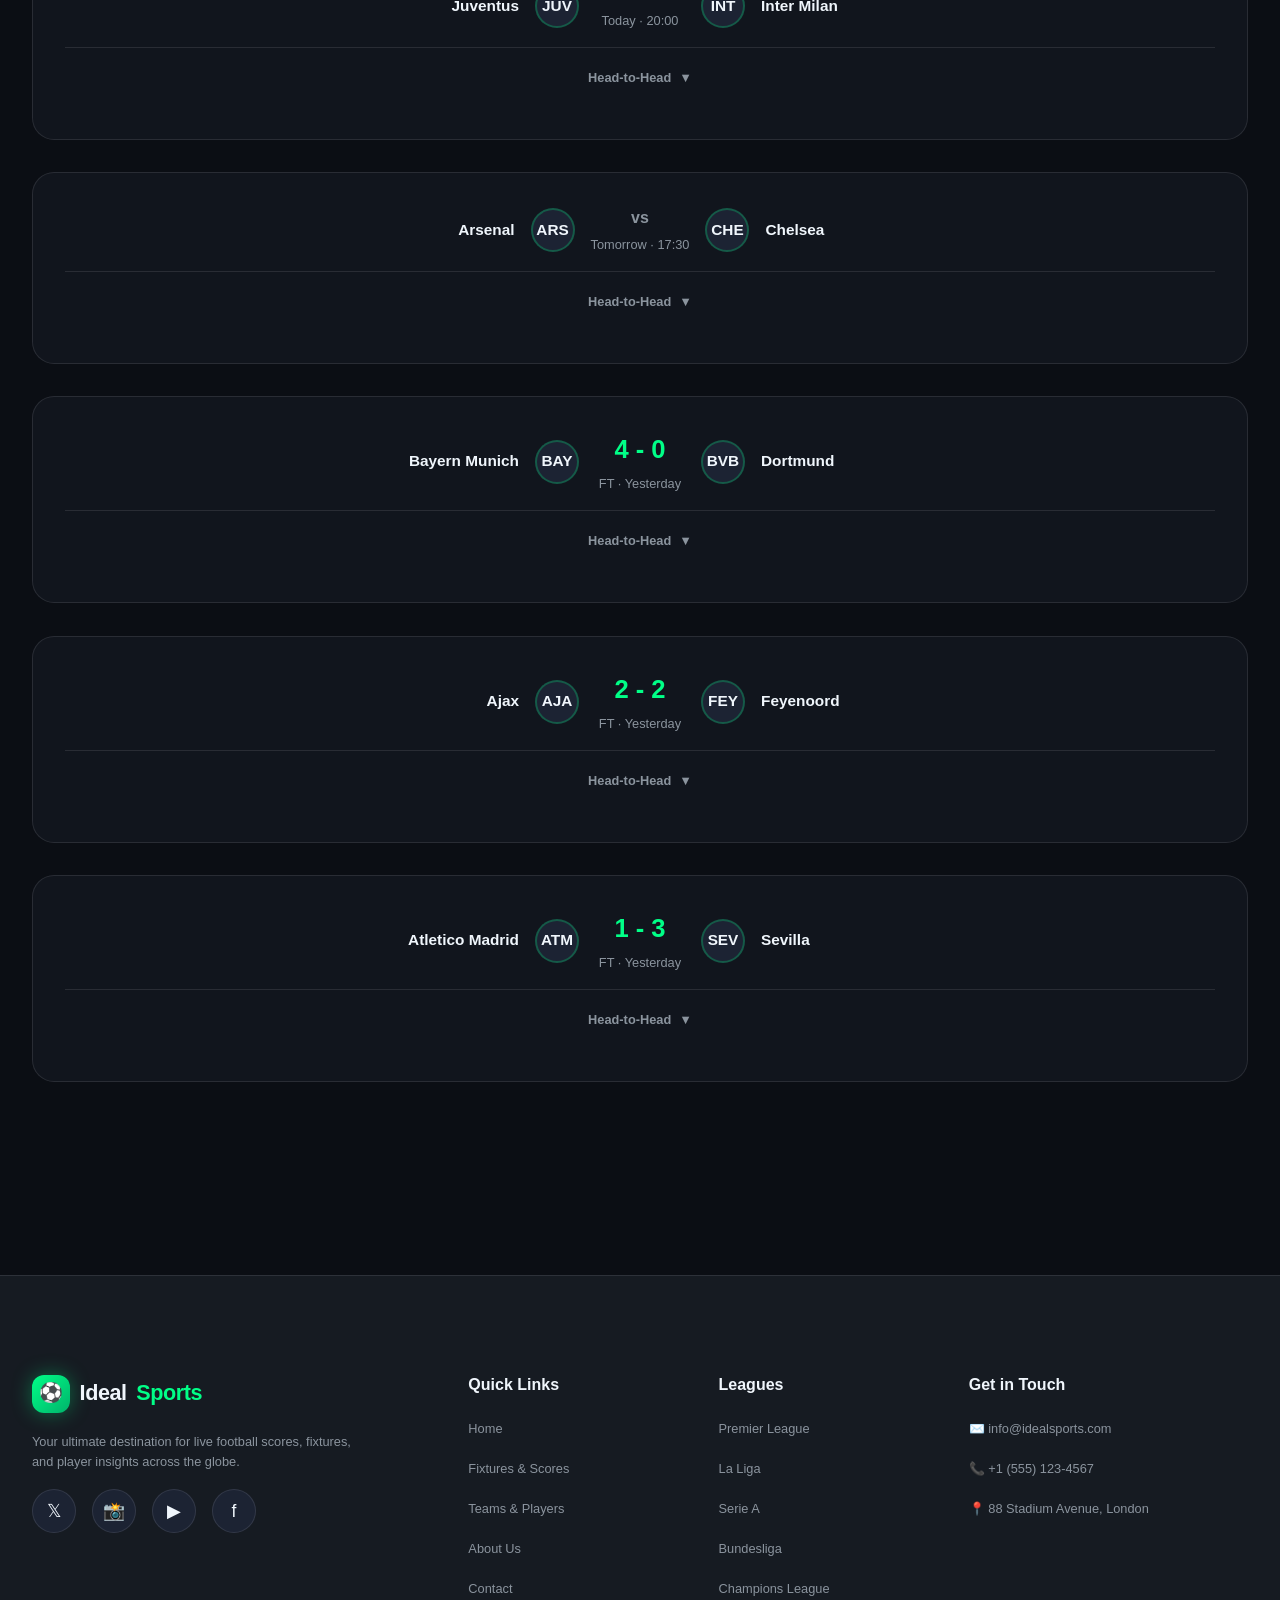
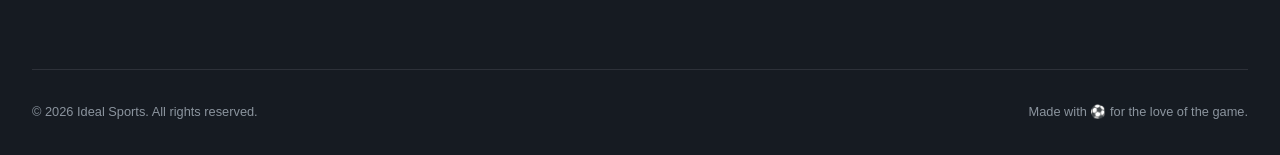
<file: fixtures.html>
<!DOCTYPE html>
<html lang="en">
<head>
  <meta charset="UTF-8" />
  <meta name="viewport" content="width=device-width, initial-scale=1.0" />
  <meta name="description" content="Ideal Sports — Live scores, upcoming fixtures, and finished match results with head-to-head stats." />
  <title>Fixtures & Scores — Ideal Sports</title>
  <link rel="stylesheet" href="css/style.css" />
</head>
<body>

  <!-- ======================= HEADER ======================= -->
  <header class="header">
    <div class="container nav">
      <a href="index.html" class="logo" aria-label="Ideal Sports Home">
        <span class="logo-icon">⚽</span>
        Ideal<span>Sports</span>
      </a>

      <nav class="nav-links" aria-label="Primary navigation">
        <a href="index.html" class="nav-link">Home</a>
        <a href="fixtures.html" class="nav-link">Fixtures</a>
        <a href="teams.html" class="nav-link">Teams</a>
        <a href="about.html" class="nav-link">About</a>
        <a href="contact.html" class="nav-link">Contact</a>
      </nav>

      <button class="hamburger" aria-label="Open menu" aria-expanded="false">
        <span class="bar"></span>
        <span class="bar"></span>
        <span class="bar"></span>
      </button>
    </div>
  </header>

  <!-- Mobile Drawer -->
  <div class="drawer-overlay"></div>
  <nav class="mobile-drawer" aria-label="Mobile navigation">
    <a href="index.html" class="nav-link">🏠 Home</a>
    <a href="fixtures.html" class="nav-link">📅 Fixtures</a>
    <a href="teams.html" class="nav-link">👥 Teams</a>
    <a href="about.html" class="nav-link">ℹ️ About</a>
    <a href="contact.html" class="nav-link">✉️ Contact</a>
  </nav>

  <!-- ======================= PAGE HERO ======================= -->
  <section class="section" style="padding-bottom: 0;">
    <div class="container">
      <div class="section-head reveal">
        <div>
          <h1 class="section-title">Fixtures & <span class="accent">Scores</span></h1>
          <p class="section-subtitle">Filter live matches, upcoming kick-offs, and final results. Expand any match for head-to-head history.</p>
        </div>
        <span class="live-badge"><span class="dot"></span> 3 LIVE NOW</span>
      </div>

      <!-- Filter Bar -->
      <div class="filter-bar reveal reveal-delay-1" role="tablist" aria-label="Match filters">
        <button class="filter-btn active" data-filter="all" role="tab">All Matches</button>
        <button class="filter-btn" data-filter="live" role="tab">🔴 Live</button>
        <button class="filter-btn" data-filter="upcoming" role="tab">Upcoming</button>
        <button class="filter-btn" data-filter="finished" role="tab">Finished</button>
      </div>
    </div>
  </section>

  <!-- ======================= MATCH LIST ======================= -->
  <section class="section">
    <div class="container">
      <div class="match-list" id="match-list">

        <!-- LIVE MATCH 1 -->
        <article class="match-card glass-card reveal" data-status="live">
          <div class="match-team home">
            <span>Manchester City</span>
            <span class="team-crest">MC</span>
          </div>
          <div class="match-center">
            <div class="match-score">2 - 1</div>
            <div class="match-time"><span class="live-badge"><span class="dot"></span> 67'</span></div>
          </div>
          <div class="match-team">
            <span class="team-crest">LIV</span>
            <span>Liverpool</span>
          </div>
          <button class="h2h-toggle" aria-expanded="false">
            Head-to-Head <span class="chevron">▼</span>
          </button>
          <div class="h2h-panel">
            <div class="h2h-content">
              <div class="h2h-stats">
                <div class="h2h-stat"><div class="h2h-value">38</div><div class="h2h-label">Meetings</div></div>
                <div class="h2h-stat"><div class="h2h-value">16</div><div class="h2h-label">City Wins</div></div>
                <div class="h2h-stat"><div class="h2h-value">12</div><div class="h2h-label">Liverpool Wins</div></div>
                <div class="h2h-stat"><div class="h2h-value">10</div><div class="h2h-label">Draws</div></div>
                <div class="h2h-stat"><div class="h2h-value">54</div><div class="h2h-label">City Goals</div></div>
                <div class="h2h-stat"><div class="h2h-value">47</div><div class="h2h-label">Liverpool Goals</div></div>
              </div>
            </div>
          </div>
        </article>

        <!-- LIVE MATCH 2 -->
        <article class="match-card glass-card reveal reveal-delay-1" data-status="live">
          <div class="match-team home">
            <span>Real Madrid</span>
            <span class="team-crest">RM</span>
          </div>
          <div class="match-center">
            <div class="match-score">3 - 2</div>
            <div class="match-time"><span class="live-badge"><span class="dot"></span> 81'</span></div>
          </div>
          <div class="match-team">
            <span class="team-crest">BAR</span>
            <span>Barcelona</span>
          </div>
          <button class="h2h-toggle" aria-expanded="false">
            Head-to-Head <span class="chevron">▼</span>
          </button>
          <div class="h2h-panel">
            <div class="h2h-content">
              <div class="h2h-stats">
                <div class="h2h-stat"><div class="h2h-value">52</div><div class="h2h-label">Meetings</div></div>
                <div class="h2h-stat"><div class="h2h-value">22</div><div class="h2h-label">Madrid Wins</div></div>
                <div class="h2h-stat"><div class="h2h-value">18</div><div class="h2h-label">Barcelona Wins</div></div>
                <div class="h2h-stat"><div class="h2h-value">12</div><div class="h2h-label">Draws</div></div>
                <div class="h2h-stat"><div class="h2h-value">78</div><div class="h2h-label">Madrid Goals</div></div>
                <div class="h2h-stat"><div class="h2h-value">71</div><div class="h2h-label">Barcelona Goals</div></div>
              </div>
            </div>
          </div>
        </article>

        <!-- LIVE MATCH 3 -->
        <article class="match-card glass-card reveal reveal-delay-2" data-status="live">
          <div class="match-team home">
            <span>AC Milan</span>
            <span class="team-crest">ACM</span>
          </div>
          <div class="match-center">
            <div class="match-score">0 - 0</div>
            <div class="match-time"><span class="live-badge"><span class="dot"></span> 54'</span></div>
          </div>
          <div class="match-team">
            <span class="team-crest">NAP</span>
            <span>Napoli</span>
          </div>
          <button class="h2h-toggle" aria-expanded="false">
            Head-to-Head <span class="chevron">▼</span>
          </button>
          <div class="h2h-panel">
            <div class="h2h-content">
              <div class="h2h-stats">
                <div class="h2h-stat"><div class="h2h-value">44</div><div class="h2h-label">Meetings</div></div>
                <div class="h2h-stat"><div class="h2h-value">19</div><div class="h2h-label">Milan Wins</div></div>
                <div class="h2h-stat"><div class="h2h-value">14</div><div class="h2h-label">Napoli Wins</div></div>
                <div class="h2h-stat"><div class="h2h-value">11</div><div class="h2h-label">Draws</div></div>
                <div class="h2h-stat"><div class="h2h-value">61</div><div class="h2h-label">Milan Goals</div></div>
                <div class="h2h-stat"><div class="h2h-value">52</div><div class="h2h-label">Napoli Goals</div></div>
              </div>
            </div>
          </div>
        </article>

        <!-- UPCOMING MATCH 1 -->
        <article class="match-card glass-card reveal" data-status="upcoming">
          <div class="match-team home">
            <span>PSG</span>
            <span class="team-crest">PSG</span>
          </div>
          <div class="match-center">
            <div class="match-score upcoming">vs</div>
            <div class="match-time">Today · 19:45</div>
          </div>
          <div class="match-team">
            <span class="team-crest">MAR</span>
            <span>Marseille</span>
          </div>
          <button class="h2h-toggle" aria-expanded="false">
            Head-to-Head <span class="chevron">▼</span>
          </button>
          <div class="h2h-panel">
            <div class="h2h-content">
              <div class="h2h-stats">
                <div class="h2h-stat"><div class="h2h-value">48</div><div class="h2h-label">Meetings</div></div>
                <div class="h2h-stat"><div class="h2h-value">25</div><div class="h2h-label">PSG Wins</div></div>
                <div class="h2h-stat"><div class="h2h-value">13</div><div class="h2h-label">Marseille Wins</div></div>
                <div class="h2h-stat"><div class="h2h-value">10</div><div class="h2h-label">Draws</div></div>
                <div class="h2h-stat"><div class="h2h-value">72</div><div class="h2h-label">PSG Goals</div></div>
                <div class="h2h-stat"><div class="h2h-value">49</div><div class="h2h-label">Marseille Goals</div></div>
              </div>
            </div>
          </div>
        </article>

        <!-- UPCOMING MATCH 2 -->
        <article class="match-card glass-card reveal reveal-delay-1" data-status="upcoming">
          <div class="match-team home">
            <span>Juventus</span>
            <span class="team-crest">JUV</span>
          </div>
          <div class="match-center">
            <div class="match-score upcoming">vs</div>
            <div class="match-time">Today · 20:00</div>
          </div>
          <div class="match-team">
            <span class="team-crest">INT</span>
            <span>Inter Milan</span>
          </div>
          <button class="h2h-toggle" aria-expanded="false">
            Head-to-Head <span class="chevron">▼</span>
          </button>
          <div class="h2h-panel">
            <div class="h2h-content">
              <div class="h2h-stats">
                <div class="h2h-stat"><div class="h2h-value">56</div><div class="h2h-label">Meetings</div></div>
                <div class="h2h-stat"><div class="h2h-value">24</div><div class="h2h-label">Juventus Wins</div></div>
                <div class="h2h-stat"><div class="h2h-value">17</div><div class="h2h-label">Inter Wins</div></div>
                <div class="h2h-stat"><div class="h2h-value">15</div><div class="h2h-label">Draws</div></div>
                <div class="h2h-stat"><div class="h2h-value">69</div><div class="h2h-label">Juventus Goals</div></div>
                <div class="h2h-stat"><div class="h2h-value">58</div><div class="h2h-label">Inter Goals</div></div>
              </div>
            </div>
          </div>
        </article>

        <!-- UPCOMING MATCH 3 -->
        <article class="match-card glass-card reveal reveal-delay-2" data-status="upcoming">
          <div class="match-team home">
            <span>Arsenal</span>
            <span class="team-crest">ARS</span>
          </div>
          <div class="match-center">
            <div class="match-score upcoming">vs</div>
            <div class="match-time">Tomorrow · 17:30</div>
          </div>
          <div class="match-team">
            <span class="team-crest">CHE</span>
            <span>Chelsea</span>
          </div>
          <button class="h2h-toggle" aria-expanded="false">
            Head-to-Head <span class="chevron">▼</span>
          </button>
          <div class="h2h-panel">
            <div class="h2h-content">
              <div class="h2h-stats">
                <div class="h2h-stat"><div class="h2h-value">50</div><div class="h2h-label">Meetings</div></div>
                <div class="h2h-stat"><div class="h2h-value">20</div><div class="h2h-label">Arsenal Wins</div></div>
                <div class="h2h-stat"><div class="h2h-value">18</div><div class="h2h-label">Chelsea Wins</div></div>
                <div class="h2h-stat"><div class="h2h-value">12</div><div class="h2h-label">Draws</div></div>
                <div class="h2h-stat"><div class="h2h-value">63</div><div class="h2h-label">Arsenal Goals</div></div>
                <div class="h2h-stat"><div class="h2h-value">59</div><div class="h2h-label">Chelsea Goals</div></div>
              </div>
            </div>
          </div>
        </article>

        <!-- FINISHED MATCH 1 -->
        <article class="match-card glass-card reveal" data-status="finished">
          <div class="match-team home">
            <span>Bayern Munich</span>
            <span class="team-crest">BAY</span>
          </div>
          <div class="match-center">
            <div class="match-score">4 - 0</div>
            <div class="match-time">FT · Yesterday</div>
          </div>
          <div class="match-team">
            <span class="team-crest">BVB</span>
            <span>Dortmund</span>
          </div>
          <button class="h2h-toggle" aria-expanded="false">
            Head-to-Head <span class="chevron">▼</span>
          </button>
          <div class="h2h-panel">
            <div class="h2h-content">
              <div class="h2h-stats">
                <div class="h2h-stat"><div class="h2h-value">60</div><div class="h2h-label">Meetings</div></div>
                <div class="h2h-stat"><div class="h2h-value">32</div><div class="h2h-label">Bayern Wins</div></div>
                <div class="h2h-stat"><div class="h2h-value">12</div><div class="h2h-label">Dortmund Wins</div></div>
                <div class="h2h-stat"><div class="h2h-value">16</div><div class="h2h-label">Draws</div></div>
                <div class="h2h-stat"><div class="h2h-value">98</div><div class="h2h-label">Bayern Goals</div></div>
                <div class="h2h-stat"><div class="h2h-value">61</div><div class="h2h-label">Dortmund Goals</div></div>
              </div>
            </div>
          </div>
        </article>

        <!-- FINISHED MATCH 2 -->
        <article class="match-card glass-card reveal reveal-delay-1" data-status="finished">
          <div class="match-team home">
            <span>Ajax</span>
            <span class="team-crest">AJA</span>
          </div>
          <div class="match-center">
            <div class="match-score">2 - 2</div>
            <div class="match-time">FT · Yesterday</div>
          </div>
          <div class="match-team">
            <span class="team-crest">FEY</span>
            <span>Feyenoord</span>
          </div>
          <button class="h2h-toggle" aria-expanded="false">
            Head-to-Head <span class="chevron">▼</span>
          </button>
          <div class="h2h-panel">
            <div class="h2h-content">
              <div class="h2h-stats">
                <div class="h2h-stat"><div class="h2h-value">42</div><div class="h2h-label">Meetings</div></div>
                <div class="h2h-stat"><div class="h2h-value">18</div><div class="h2h-label">Ajax Wins</div></div>
                <div class="h2h-stat"><div class="h2h-value">14</div><div class="h2h-label">Feyenoord Wins</div></div>
                <div class="h2h-stat"><div class="h2h-value">10</div><div class="h2h-label">Draws</div></div>
                <div class="h2h-stat"><div class="h2h-value">58</div><div class="h2h-label">Ajax Goals</div></div>
                <div class="h2h-stat"><div class="h2h-value">51</div><div class="h2h-label">Feyenoord Goals</div></div>
              </div>
            </div>
          </div>
        </article>

        <!-- FINISHED MATCH 3 -->
        <article class="match-card glass-card reveal reveal-delay-2" data-status="finished">
          <div class="match-team home">
            <span>Atletico Madrid</span>
            <span class="team-crest">ATM</span>
          </div>
          <div class="match-center">
            <div class="match-score">1 - 3</div>
            <div class="match-time">FT · Yesterday</div>
          </div>
          <div class="match-team">
            <span class="team-crest">SEV</span>
            <span>Sevilla</span>
          </div>
          <button class="h2h-toggle" aria-expanded="false">
            Head-to-Head <span class="chevron">▼</span>
          </button>
          <div class="h2h-panel">
            <div class="h2h-content">
              <div class="h2h-stats">
                <div class="h2h-stat"><div class="h2h-value">46</div><div class="h2h-label">Meetings</div></div>
                <div class="h2h-stat"><div class="h2h-value">21</div><div class="h2h-label">Atletico Wins</div></div>
                <div class="h2h-stat"><div class="h2h-value">15</div><div class="h2h-label">Sevilla Wins</div></div>
                <div class="h2h-stat"><div class="h2h-value">10</div><div class="h2h-label">Draws</div></div>
                <div class="h2h-stat"><div class="h2h-value">64</div><div class="h2h-label">Atletico Goals</div></div>
                <div class="h2h-stat"><div class="h2h-value">55</div><div class="h2h-label">Sevilla Goals</div></div>
              </div>
            </div>
          </div>
        </article>

      </div>

      <!-- Empty state (shown when filter has no results) -->
      <div class="empty-state" id="empty-state" style="display: none; text-align: center; padding: var(--space-xl) 0;">
        <p style="font-size: 3rem; margin-bottom: var(--space-sm);">📭</p>
        <h3 style="margin-bottom: var(--space-xs);">No matches found</h3>
        <p style="color: var(--text-muted);">Try a different filter to see more fixtures.</p>
      </div>
    </div>
  </section>

  <!-- ======================= FOOTER ======================= -->
  <footer class="footer">
    <div class="container">
      <div class="footer-grid">
        <div class="footer-brand">
          <a href="index.html" class="logo">
            <span class="logo-icon">⚽</span>
            Ideal<span>Sports</span>
          </a>
          <p>Your ultimate destination for live football scores, fixtures, and player insights across the globe.</p>
          <div class="footer-social">
            <a href="#" class="social-btn" aria-label="Twitter">𝕏</a>
            <a href="#" class="social-btn" aria-label="Instagram">📸</a>
            <a href="#" class="social-btn" aria-label="YouTube">▶</a>
            <a href="#" class="social-btn" aria-label="Facebook">f</a>
          </div>
        </div>

        <div>
          <h4 class="footer-heading">Quick Links</h4>
          <div class="footer-links">
            <a href="index.html">Home</a>
            <a href="fixtures.html">Fixtures & Scores</a>
            <a href="teams.html">Teams & Players</a>
            <a href="about.html">About Us</a>
            <a href="contact.html">Contact</a>
          </div>
        </div>

        <div>
          <h4 class="footer-heading">Leagues</h4>
          <div class="footer-links">
            <a href="#">Premier League</a>
            <a href="#">La Liga</a>
            <a href="#">Serie A</a>
            <a href="#">Bundesliga</a>
            <a href="#">Champions League</a>
          </div>
        </div>

        <div>
          <h4 class="footer-heading">Get in Touch</h4>
          <div class="footer-links">
            <a href="mailto:info@idealsports.com">✉️ info@idealsports.com</a>
            <a href="tel:+15551234567">📞 +1 (555) 123-4567</a>
            <a href="#">📍 88 Stadium Avenue, London</a>
          </div>
        </div>
      </div>

      <div class="footer-bottom">
        <span>© 2026 Ideal Sports. All rights reserved.</span>
        <span>Made with ⚽ for the love of the game.</span>
      </div>
    </div>
  </footer>

  <script src="js/main.js"></script>
  <script>
    /* ==========================================================================
       FIXTURES PAGE — Filtering & Head-to-Head Drawers
       ========================================================================== */
    document.addEventListener('DOMContentLoaded', () => {
      const filterBtns = document.querySelectorAll('.filter-btn');
      const matchCards = document.querySelectorAll('.match-card');
      const emptyState = document.getElementById('empty-state');

      // --- Filter Logic ---
      const applyFilter = (filter) => {
        let visibleCount = 0;

        matchCards.forEach((card) => {
          const status = card.dataset.status;
          const show = filter === 'all' || status === filter;
          card.style.display = show ? '' : 'none';
          if (show) visibleCount++;
        });

        emptyState.style.display = visibleCount === 0 ? 'block' : 'none';
      };

      filterBtns.forEach((btn) => {
        btn.addEventListener('click', () => {
          filterBtns.forEach((b) => b.classList.remove('active'));
          btn.classList.add('active');
          applyFilter(btn.dataset.filter);
        });
      });

      // --- Head-to-Head Drawer Toggle ---
      const h2hToggles = document.querySelectorAll('.h2h-toggle');

      h2hToggles.forEach((toggle) => {
        toggle.addEventListener('click', () => {
          const card = toggle.closest('.match-card');
          const panel = card.querySelector('.h2h-panel');
          const isOpen = panel.classList.contains('open');

          // Close all other open panels
          h2hToggles.forEach((t) => {
            const c = t.closest('.match-card');
            const p = c.querySelector('.h2h-panel');
            p.classList.remove('open');
            t.classList.remove('open');
            t.setAttribute('aria-expanded', 'false');
          });

          // Toggle the clicked one
          if (!isOpen) {
            panel.classList.add('open');
            toggle.classList.add('open');
            toggle.setAttribute('aria-expanded', 'true');
          }
        });
      });
    });
  </script>
</body>
</html>
</file>
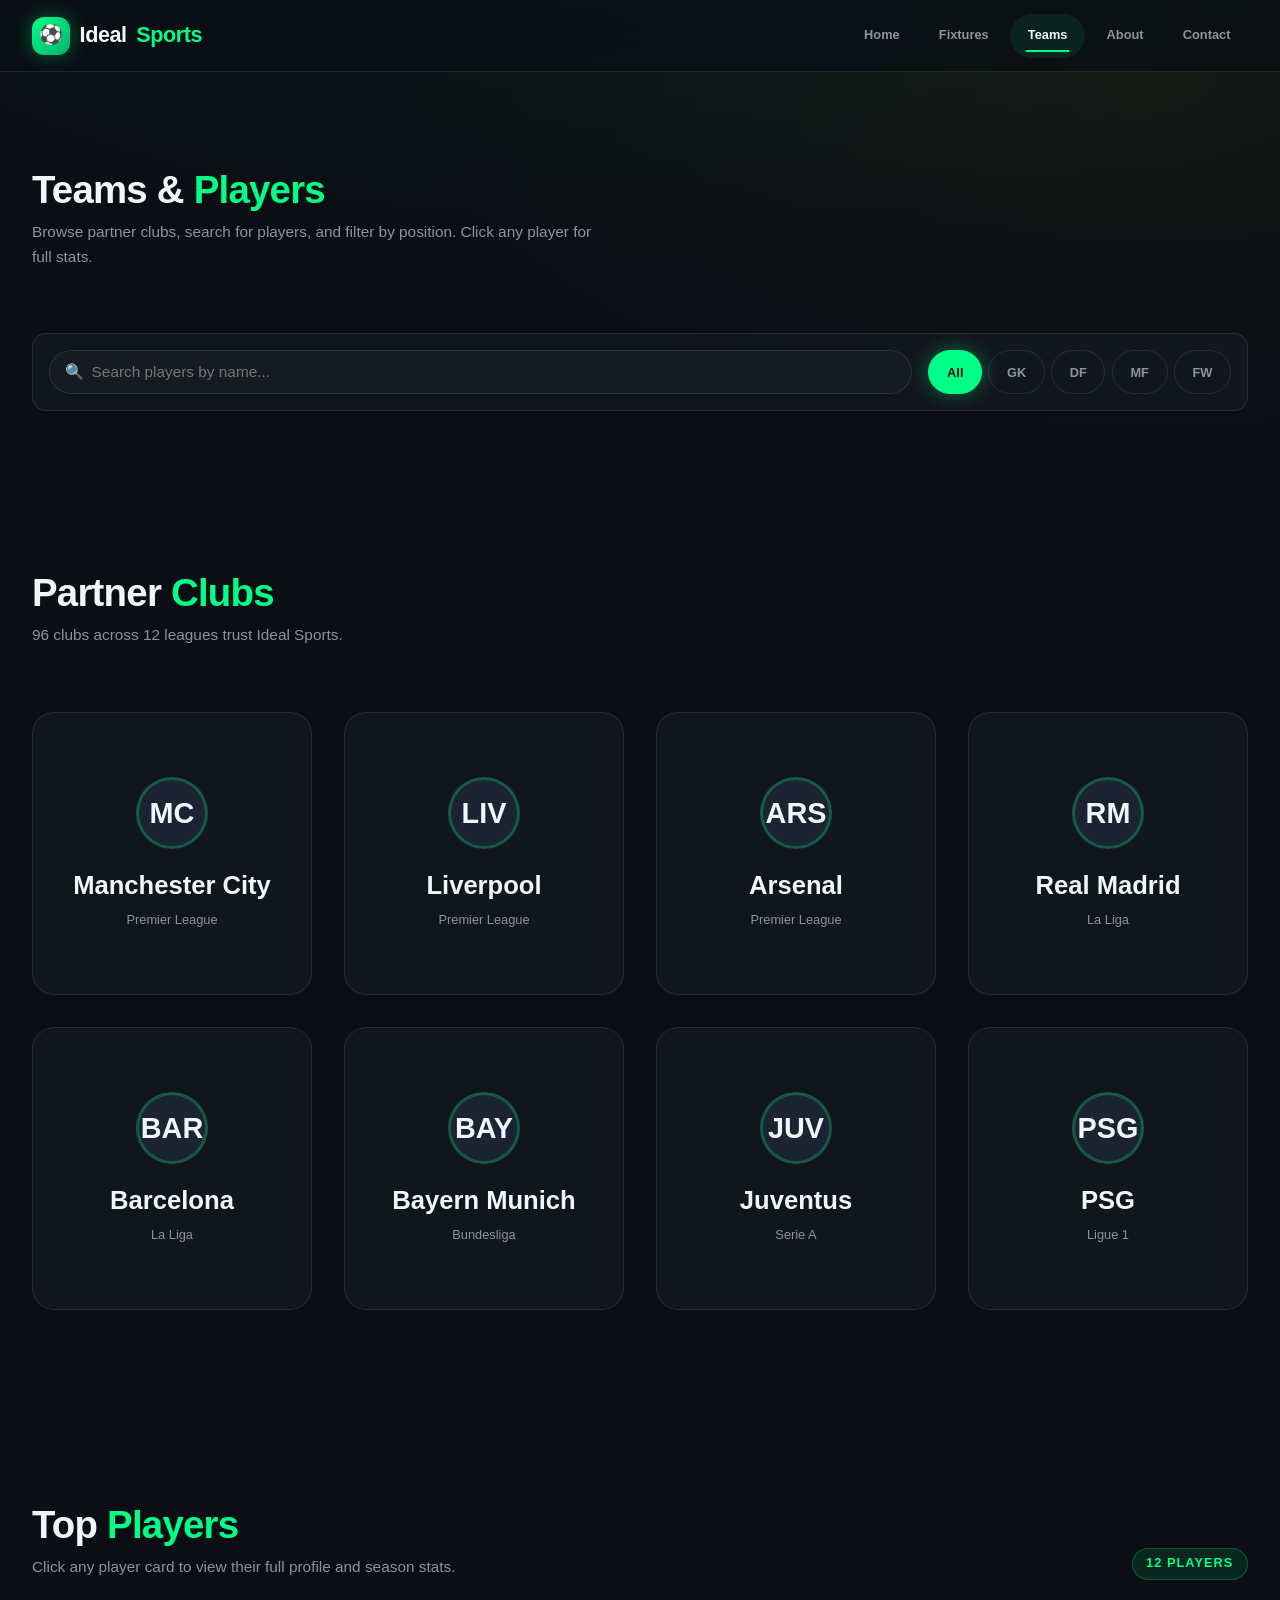
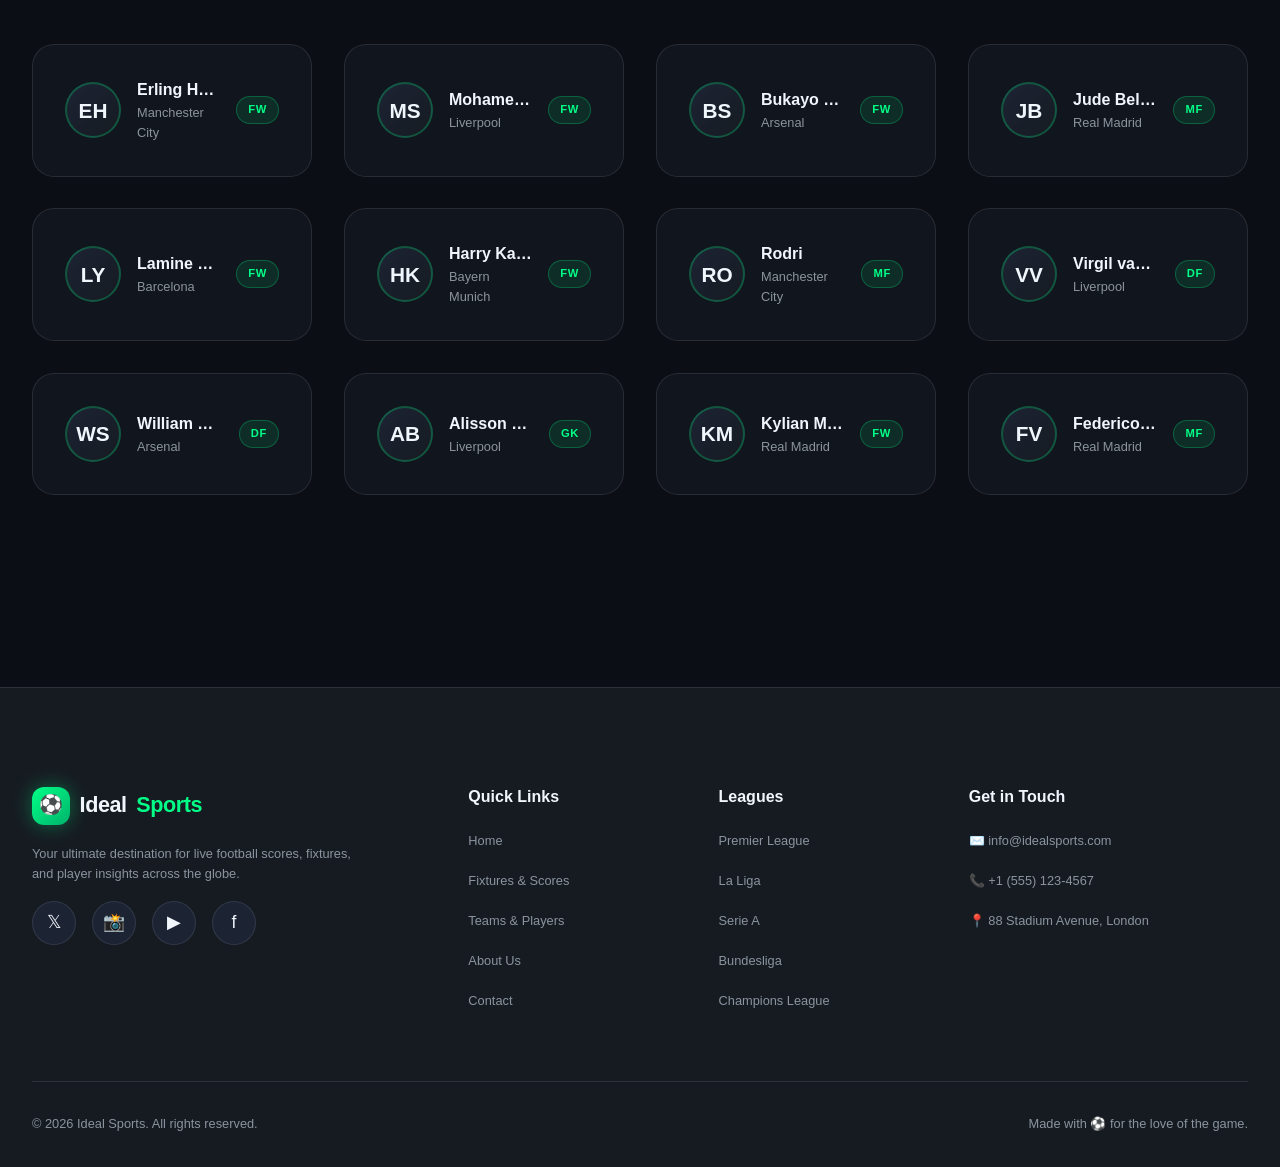
<file: teams.html>
<!DOCTYPE html>
<html lang="en">
<head>
  <meta charset="UTF-8" />
  <meta name="viewport" content="width=device-width, initial-scale=1.0" />
  <meta name="description" content="Ideal Sports — Explore clubs, search players, and view detailed player statistics." />
  <title>Teams & Players — Ideal Sports</title>
  <link rel="stylesheet" href="css/style.css" />
</head>
<body>

  <!-- ======================= HEADER ======================= -->
  <header class="header">
    <div class="container nav">
      <a href="index.html" class="logo" aria-label="Ideal Sports Home">
        <span class="logo-icon">⚽</span>
        Ideal<span>Sports</span>
      </a>

      <nav class="nav-links" aria-label="Primary navigation">
        <a href="index.html" class="nav-link">Home</a>
        <a href="fixtures.html" class="nav-link">Fixtures</a>
        <a href="teams.html" class="nav-link">Teams</a>
        <a href="about.html" class="nav-link">About</a>
        <a href="contact.html" class="nav-link">Contact</a>
      </nav>

      <button class="hamburger" aria-label="Open menu" aria-expanded="false">
        <span class="bar"></span>
        <span class="bar"></span>
        <span class="bar"></span>
      </button>
    </div>
  </header>

  <!-- Mobile Drawer -->
  <div class="drawer-overlay"></div>
  <nav class="mobile-drawer" aria-label="Mobile navigation">
    <a href="index.html" class="nav-link">🏠 Home</a>
    <a href="fixtures.html" class="nav-link">📅 Fixtures</a>
    <a href="teams.html" class="nav-link">👥 Teams</a>
    <a href="about.html" class="nav-link">ℹ️ About</a>
    <a href="contact.html" class="nav-link">✉️ Contact</a>
  </nav>

  <!-- ======================= PAGE HERO ======================= -->
  <section class="section" style="padding-bottom: 0;">
    <div class="container">
      <div class="section-head reveal">
        <div>
          <h1 class="section-title">Teams & <span class="accent">Players</span></h1>
          <p class="section-subtitle">Browse partner clubs, search for players, and filter by position. Click any player for full stats.</p>
        </div>
      </div>

      <!-- Search & Filter Toolbar -->
      <div class="team-toolbar reveal reveal-delay-1">
        <div class="search-box">
          <span class="search-icon">🔍</span>
          <input type="text" id="player-search" placeholder="Search players by name..." aria-label="Search players" />
        </div>
        <div class="position-filter" role="group" aria-label="Filter by position">
          <button class="position-btn active" data-position="all">All</button>
          <button class="position-btn" data-position="GK">GK</button>
          <button class="position-btn" data-position="DF">DF</button>
          <button class="position-btn" data-position="MF">MF</button>
          <button class="position-btn" data-position="FW">FW</button>
        </div>
      </div>
    </div>
  </section>

  <!-- ======================= CLUB GRID ======================= -->
  <section class="section">
    <div class="container">
      <div class="section-head reveal">
        <div>
          <h2 class="section-title">Partner <span class="accent">Clubs</span></h2>
          <p class="section-subtitle">96 clubs across 12 leagues trust Ideal Sports.</p>
        </div>
      </div>

      <div class="club-grid">
        <div class="club-card glass-card reveal">
          <div class="club-crest">MC</div>
          <div class="club-name">Manchester City</div>
          <div class="club-league">Premier League</div>
        </div>
        <div class="club-card glass-card reveal reveal-delay-1">
          <div class="club-crest">LIV</div>
          <div class="club-name">Liverpool</div>
          <div class="club-league">Premier League</div>
        </div>
        <div class="club-card glass-card reveal reveal-delay-2">
          <div class="club-crest">ARS</div>
          <div class="club-name">Arsenal</div>
          <div class="club-league">Premier League</div>
        </div>
        <div class="club-card glass-card reveal reveal-delay-3">
          <div class="club-crest">RM</div>
          <div class="club-name">Real Madrid</div>
          <div class="club-league">La Liga</div>
        </div>
        <div class="club-card glass-card reveal">
          <div class="club-crest">BAR</div>
          <div class="club-name">Barcelona</div>
          <div class="club-league">La Liga</div>
        </div>
        <div class="club-card glass-card reveal reveal-delay-1">
          <div class="club-crest">BAY</div>
          <div class="club-name">Bayern Munich</div>
          <div class="club-league">Bundesliga</div>
        </div>
        <div class="club-card glass-card reveal reveal-delay-2">
          <div class="club-crest">JUV</div>
          <div class="club-name">Juventus</div>
          <div class="club-league">Serie A</div>
        </div>
        <div class="club-card glass-card reveal reveal-delay-3">
          <div class="club-crest">PSG</div>
          <div class="club-name">PSG</div>
          <div class="club-league">Ligue 1</div>
        </div>
      </div>
    </div>
  </section>

  <!-- ======================= PLAYER GRID ======================= -->
  <section class="section">
    <div class="container">
      <div class="section-head reveal">
        <div>
          <h2 class="section-title">Top <span class="accent">Players</span></h2>
          <p class="section-subtitle">Click any player card to view their full profile and season stats.</p>
        </div>
        <span id="player-count" class="live-badge" style="background: rgba(0,255,135,0.1); border-color: var(--border-strong); color: var(--accent-green);">12 Players</span>
      </div>

      <div class="player-grid" id="player-grid">
        <!-- Players will be rendered dynamically by JS -->
      </div>
    </div>
  </section>

  <!-- ======================= PLAYER MODAL ======================= -->
  <div class="modal-overlay" id="player-modal" role="dialog" aria-modal="true" aria-labelledby="modal-player-name">
    <div class="modal">
      <button class="modal-close" id="modal-close" aria-label="Close modal">✕</button>
      <div class="modal-header">
        <div class="modal-avatar" id="modal-avatar">P</div>
        <div>
          <h3 id="modal-player-name" style="font-size: var(--fs-h3); font-weight: 800;">Player Name</h3>
          <p id="modal-player-meta" style="color: var(--text-muted); font-size: var(--fs-small);">Club · Position</p>
        </div>
      </div>
      <p id="modal-bio" style="color: var(--text-muted); font-size: var(--fs-small);">Player biography goes here.</p>
      <div class="modal-stats">
        <div class="modal-stat">
          <div class="value" id="modal-goals">0</div>
          <div class="label">Goals</div>
        </div>
        <div class="modal-stat">
          <div class="value" id="modal-assists">0</div>
          <div class="label">Assists</div>
        </div>
        <div class="modal-stat">
          <div class="value" id="modal-apps">0</div>
          <div class="label">Appearances</div>
        </div>
      </div>
    </div>
  </div>

  <!-- ======================= FOOTER ======================= -->
  <footer class="footer">
    <div class="container">
      <div class="footer-grid">
        <div class="footer-brand">
          <a href="index.html" class="logo">
            <span class="logo-icon">⚽</span>
            Ideal<span>Sports</span>
          </a>
          <p>Your ultimate destination for live football scores, fixtures, and player insights across the globe.</p>
          <div class="footer-social">
            <a href="#" class="social-btn" aria-label="Twitter">𝕏</a>
            <a href="#" class="social-btn" aria-label="Instagram">📸</a>
            <a href="#" class="social-btn" aria-label="YouTube">▶</a>
            <a href="#" class="social-btn" aria-label="Facebook">f</a>
          </div>
        </div>

        <div>
          <h4 class="footer-heading">Quick Links</h4>
          <div class="footer-links">
            <a href="index.html">Home</a>
            <a href="fixtures.html">Fixtures & Scores</a>
            <a href="teams.html">Teams & Players</a>
            <a href="about.html">About Us</a>
            <a href="contact.html">Contact</a>
          </div>
        </div>

        <div>
          <h4 class="footer-heading">Leagues</h4>
          <div class="footer-links">
            <a href="#">Premier League</a>
            <a href="#">La Liga</a>
            <a href="#">Serie A</a>
            <a href="#">Bundesliga</a>
            <a href="#">Champions League</a>
          </div>
        </div>

        <div>
          <h4 class="footer-heading">Get in Touch</h4>
          <div class="footer-links">
            <a href="mailto:info@idealsports.com">✉️ info@idealsports.com</a>
            <a href="tel:+15551234567">📞 +1 (555) 123-4567</a>
            <a href="#">📍 88 Stadium Avenue, London</a>
          </div>
        </div>
      </div>

      <div class="footer-bottom">
        <span>© 2026 Ideal Sports. All rights reserved.</span>
        <span>Made with ⚽ for the love of the game.</span>
      </div>
    </div>
  </footer>

  <script src="js/main.js"></script>
  <script>
    /* ==========================================================================
       TEAMS PAGE — Player Data, Search, Filter & Modal
       ========================================================================== */
    document.addEventListener('DOMContentLoaded', () => {
      /* --- Player Data --- */
      const players = [
        { name: 'Erling Haaland', club: 'Manchester City', position: 'FW', initials: 'EH', goals: 27, assists: 5, apps: 31, bio: 'A prolific Norwegian striker known for his explosive pace, physical dominance, and clinical finishing in the box.' },
        { name: 'Mohamed Salah', club: 'Liverpool', position: 'FW', initials: 'MS', goals: 22, assists: 12, apps: 32, bio: 'An Egyptian winger with elite dribbling, vision, and a lethal left foot. A consistent Ballon d\'Or contender.' },
        { name: 'Bukayo Saka', club: 'Arsenal', position: 'FW', initials: 'BS', goals: 14, assists: 11, apps: 30, bio: 'A versatile English winger who combines technical flair with relentless work rate on both ends of the pitch.' },
        { name: 'Jude Bellingham', club: 'Real Madrid', position: 'MF', initials: 'JB', goals: 18, assists: 8, apps: 29, bio: 'A dynamic English midfielder with box-to-box energy, elite ball-carrying, and a knack for scoring in big moments.' },
        { name: 'Lamine Yamal', club: 'Barcelona', position: 'FW', initials: 'LY', goals: 9, assists: 14, apps: 28, bio: 'A teenage prodigy with dazzling close control, creativity, and composure far beyond his years.' },
        { name: 'Harry Kane', club: 'Bayern Munich', position: 'FW', initials: 'HK', goals: 31, assists: 9, apps: 30, bio: 'An elite English striker with world-class finishing, link-up play, and remarkable consistency across leagues.' },
        { name: 'Rodri', club: 'Manchester City', position: 'MF', initials: 'RO', goals: 7, assists: 6, apps: 30, bio: 'The metronomic Spanish pivot who dictates tempo, breaks up play, and anchors City\'s midfield engine.' },
        { name: 'Virgil van Dijk', club: 'Liverpool', position: 'DF', initials: 'VV', goals: 3, assists: 2, apps: 29, bio: 'A commanding Dutch centre-back with elite aerial presence, reading of the game, and composure in possession.' },
        { name: 'William Saliba', club: 'Arsenal', position: 'DF', initials: 'WS', goals: 2, assists: 1, apps: 30, bio: 'A composed French defender with exceptional recovery speed, positioning, and progressive passing.' },
        { name: 'Alisson Becker', club: 'Liverpool', position: 'GK', initials: 'AB', goals: 0, assists: 1, apps: 28, bio: 'A Brazilian shot-stopper renowned for his reflexes, distribution, and ability to produce match-winning saves.' },
        { name: 'Kylian Mbappé', club: 'Real Madrid', position: 'FW', initials: 'KM', goals: 25, assists: 10, apps: 30, bio: 'A French superstar with blistering acceleration, elite finishing, and the ability to change games in an instant.' },
        { name: 'Federico Valverde', club: 'Real Madrid', position: 'MF', initials: 'FV', goals: 6, assists: 7, apps: 31, bio: 'An Uruguayan workhorse with relentless stamina, powerful shooting, and versatility across midfield roles.' }
      ];

      /* --- State --- */
      let currentSearch = '';
      let currentPosition = 'all';

      const grid = document.getElementById('player-grid');
      const countEl = document.getElementById('player-count');
      const searchInput = document.getElementById('player-search');
      const positionBtns = document.querySelectorAll('.position-btn');

      /* --- Render Players --- */
      const renderPlayers = () => {
        const filtered = players.filter((p) => {
          const matchesSearch = p.name.toLowerCase().includes(currentSearch.toLowerCase()) ||
                                p.club.toLowerCase().includes(currentSearch.toLowerCase());
          const matchesPosition = currentPosition === 'all' || p.position === currentPosition;
          return matchesSearch && matchesPosition;
        });

        countEl.textContent = `${filtered.length} Player${filtered.length !== 1 ? 's' : ''}`;

        if (!filtered.length) {
          grid.innerHTML = `
            <div style="grid-column: 1 / -1; text-align: center; padding: var(--space-xl) 0;">
              <p style="font-size: 3rem; margin-bottom: var(--space-sm);">🔍</p>
              <h3 style="margin-bottom: var(--space-xs);">No players found</h3>
              <p style="color: var(--text-muted);">Try a different search or position filter.</p>
            </div>
          `;
          return;
        }

        grid.innerHTML = filtered.map((p, i) => `
          <article class="player-card glass-card reveal" data-player="${p.name}" style="transition-delay: ${i * 0.05}s;">
            <div class="player-avatar">${p.initials}</div>
            <div class="player-info">
              <div class="player-name">${p.name}</div>
              <div class="player-meta">${p.club}</div>
            </div>
            <span class="player-position">${p.position}</span>
          </article>
        `).join('');

        // Re-trigger reveal for newly rendered cards
        const revealObserver = new IntersectionObserver((entries) => {
          entries.forEach((entry) => {
            if (entry.isIntersecting) {
              entry.target.classList.add('visible');
              revealObserver.unobserve(entry.target);
            }
          });
        }, { threshold: 0.1 });

        grid.querySelectorAll('.reveal').forEach((el) => revealObserver.observe(el));

        // Attach click handlers to player cards
        grid.querySelectorAll('.player-card').forEach((card) => {
          card.addEventListener('click', () => {
            const player = players.find((p) => p.name === card.dataset.player);
            if (player) openModal(player);
          });
        });
      };

      /* --- Modal Logic --- */
      const modal = document.getElementById('player-modal');
      const modalClose = document.getElementById('modal-close');

      const openModal = (player) => {
        document.getElementById('modal-avatar').textContent = player.initials;
        document.getElementById('modal-player-name').textContent = player.name;
        document.getElementById('modal-player-meta').textContent = `${player.club} · ${player.position}`;
        document.getElementById('modal-bio').textContent = player.bio;
        document.getElementById('modal-goals').textContent = player.goals;
        document.getElementById('modal-assists').textContent = player.assists;
        document.getElementById('modal-apps').textContent = player.apps;

        modal.classList.add('show');
        document.body.style.overflow = 'hidden';
      };

      const closeModal = () => {
        modal.classList.remove('show');
        document.body.style.overflow = '';
      };

      modalClose.addEventListener('click', closeModal);
      modal.addEventListener('click', (e) => {
        if (e.target === modal) closeModal();
      });
      document.addEventListener('keydown', (e) => {
        if (e.key === 'Escape') closeModal();
      });

      /* --- Search & Filter Events --- */
      searchInput.addEventListener('input', (e) => {
        currentSearch = e.target.value.trim();
        renderPlayers();
      });

      positionBtns.forEach((btn) => {
        btn.addEventListener('click', () => {
          positionBtns.forEach((b) => b.classList.remove('active'));
          btn.classList.add('active');
          currentPosition = btn.dataset.position;
          renderPlayers();
        });
      });

      /* --- Initial Render --- */
      renderPlayers();
    });
  </script>
</body>
</html>
</file>
<file: css/style.css>
/* ==========================================================================
   IDEAL SPORTS — Global Stylesheet
   Dark Pitch Mode | Vanilla CSS3 | Hardware-Accelerated
   ========================================================================== */

/* --------------------------------------------------------------------------
   1. DESIGN TOKENS (CSS Custom Properties)
   -------------------------------------------------------------------------- */
:root {
  /* Core Palette */
  --bg-primary: #0b0e14;
  --bg-secondary: #161b22;
  --bg-tertiary: #1c2333;
  --accent-green: #00ff87;
  --accent-gold: #ffd700;
  --text-main: #f0f6fc;
  --text-muted: #8b949e;
  --border-subtle: rgba(240, 246, 252, 0.08);
  --border-strong: rgba(0, 255, 135, 0.25);

  /* Glassmorphism */
  --glass-bg: rgba(22, 27, 34, 0.65);
  --glass-blur: blur(18px) saturate(140%);
  --glass-border: rgba(240, 246, 252, 0.1);

  /* Glow Effects */
  --glow-green: 0 0 20px rgba(0, 255, 135, 0.35);
  --glow-gold: 0 0 20px rgba(255, 215, 0, 0.3);

  /* Typography — Fluid Scale */
  --font-display: 'Segoe UI', 'Helvetica Neue', Arial, sans-serif;
  --font-body: 'Segoe UI', 'Helvetica Neue', Arial, sans-serif;
  --fs-hero: clamp(2.4rem, 6vw, 4.5rem);
  --fs-h1: clamp(2rem, 4.5vw, 3.2rem);
  --fs-h2: clamp(1.6rem, 3.5vw, 2.4rem);
  --fs-h3: clamp(1.2rem, 2.5vw, 1.6rem);
  --fs-body: clamp(0.95rem, 1.2vw, 1.05rem);
  --fs-small: clamp(0.8rem, 1vw, 0.9rem);

  /* Spacing */
  --space-xs: 0.5rem;
  --space-sm: 1rem;
  --space-md: 2rem;
  --space-lg: 4rem;
  --space-xl: 6rem;

  /* Motion */
  --ease-out-expo: cubic-bezier(0.16, 1, 0.3, 1);
  --ease-spring: cubic-bezier(0.34, 1.56, 0.64, 1);
  --ease-smooth: cubic-bezier(0.4, 0, 0.2, 1);
  --duration-fast: 0.25s;
  --duration-med: 0.5s;
  --duration-slow: 0.8s;

  /* Layout */
  --container-max: 1280px;
  --header-height: 72px;
  --radius-sm: 8px;
  --radius-md: 14px;
  --radius-lg: 22px;
  --radius-full: 999px;
}

/* --------------------------------------------------------------------------
   2. RESET & BASE
   -------------------------------------------------------------------------- */
*,
*::before,
*::after {
  margin: 0;
  padding: 0;
  box-sizing: border-box;
}

html {
  scroll-behavior: smooth;
  -webkit-text-size-adjust: 100%;
}

body {
  font-family: var(--font-body);
  font-size: var(--fs-body);
  line-height: 1.6;
  color: var(--text-main);
  background-color: var(--bg-primary);
  background-image:
    radial-gradient(ellipse 80% 50% at 50% -20%, rgba(0, 255, 135, 0.06), transparent),
    radial-gradient(ellipse 60% 40% at 90% 10%, rgba(255, 215, 0, 0.04), transparent);
  background-attachment: fixed;
  overflow-x: hidden;
  -webkit-font-smoothing: antialiased;
  -moz-osx-font-smoothing: grayscale;
}

img {
  max-width: 100%;
  display: block;
}

a {
  color: inherit;
  text-decoration: none;
}

ul,
ol {
  list-style: none;
}

button {
  font-family: inherit;
  font-size: inherit;
  cursor: pointer;
  border: none;
  background: none;
  color: inherit;
}

input,
select,
textarea {
  font-family: inherit;
  font-size: inherit;
  color: inherit;
}

::selection {
  background: var(--accent-green);
  color: var(--bg-primary);
}

/* Custom Scrollbar */
::-webkit-scrollbar {
  width: 10px;
}
::-webkit-scrollbar-track {
  background: var(--bg-primary);
}
::-webkit-scrollbar-thumb {
  background: var(--bg-tertiary);
  border-radius: var(--radius-full);
}
::-webkit-scrollbar-thumb:hover {
  background: var(--accent-green);
}

/* --------------------------------------------------------------------------
   3. UTILITIES
   -------------------------------------------------------------------------- */
.container {
  width: 100%;
  max-width: var(--container-max);
  margin: 0 auto;
  padding: 0 var(--space-md);
}

.section {
  padding: var(--space-xl) 0;
}

.section-head {
  display: flex;
  align-items: flex-end;
  justify-content: space-between;
  gap: var(--space-md);
  margin-bottom: var(--space-lg);
  flex-wrap: wrap;
}

.section-title {
  font-size: var(--fs-h2);
  font-weight: 800;
  letter-spacing: -0.02em;
  line-height: 1.15;
}

.section-title .accent {
  color: var(--accent-green);
}

.section-subtitle {
  color: var(--text-muted);
  margin-top: var(--space-xs);
  max-width: 560px;
}

.text-gradient {
  background: linear-gradient(135deg, var(--accent-green), var(--accent-gold));
  -webkit-background-clip: text;
  background-clip: text;
  -webkit-text-fill-color: transparent;
  color: transparent;
}

/* Buttons */
.btn {
  display: inline-flex;
  align-items: center;
  justify-content: center;
  gap: 0.5rem;
  min-height: 44px;
  padding: 0.75rem 1.75rem;
  border-radius: var(--radius-full);
  font-weight: 700;
  font-size: var(--fs-small);
  letter-spacing: 0.02em;
  transition: transform var(--duration-fast) var(--ease-spring),
              box-shadow var(--duration-fast) var(--ease-smooth),
              background-color var(--duration-fast) var(--ease-smooth);
  will-change: transform;
}

.btn-primary {
  background: var(--accent-green);
  color: var(--bg-primary);
  box-shadow: var(--glow-green);
}

.btn-primary:hover {
  transform: translateY(-3px) scale(1.02);
  box-shadow: 0 8px 30px rgba(0, 255, 135, 0.45);
}

.btn-outline {
  border: 1.5px solid var(--border-strong);
  color: var(--accent-green);
  background: transparent;
}

.btn-outline:hover {
  background: rgba(0, 255, 135, 0.1);
  transform: translateY(-3px);
  box-shadow: var(--glow-green);
}

.btn-gold {
  background: var(--accent-gold);
  color: var(--bg-primary);
  box-shadow: var(--glow-gold);
}

.btn-gold:hover {
  transform: translateY(-3px) scale(1.02);
  box-shadow: 0 8px 30px rgba(255, 215, 0, 0.4);
}

/* Live Badge — Glowing Pulse */
.live-badge {
  display: inline-flex;
  align-items: center;
  gap: 0.45rem;
  padding: 0.3rem 0.85rem;
  border-radius: var(--radius-full);
  background: rgba(255, 0, 60, 0.15);
  border: 1px solid rgba(255, 0, 60, 0.4);
  color: #ff3b5c;
  font-size: var(--fs-small);
  font-weight: 800;
  letter-spacing: 0.08em;
  text-transform: uppercase;
}

.live-badge .dot {
  width: 8px;
  height: 8px;
  border-radius: 50%;
  background: #ff3b5c;
  animation: livePulse 1.2s ease-in-out infinite;
}

@keyframes livePulse {
  0%, 100% { transform: scale(1); opacity: 1; box-shadow: 0 0 0 0 rgba(255, 59, 92, 0.6); }
  50% { transform: scale(1.4); opacity: 0.7; box-shadow: 0 0 0 8px rgba(255, 59, 92, 0); }
}

/* Glass Card */
.glass-card {
  background: var(--glass-bg);
  backdrop-filter: var(--glass-blur);
  -webkit-backdrop-filter: var(--glass-blur);
  border: 1px solid var(--glass-border);
  border-radius: var(--radius-lg);
  transition: transform var(--duration-med) var(--ease-out-expo),
              box-shadow var(--duration-med) var(--ease-smooth),
              border-color var(--duration-med) var(--ease-smooth);
  will-change: transform;
}

.glass-card:hover {
  transform: translateY(-6px);
  border-color: var(--border-strong);
  box-shadow: 0 20px 50px rgba(0, 0, 0, 0.4), var(--glow-green);
}

/* --------------------------------------------------------------------------
   4. HEADER & NAVIGATION (Sticky Glassmorphism)
   -------------------------------------------------------------------------- */
.header {
  position: sticky;
  top: 0;
  z-index: 1000;
  height: var(--header-height);
  background: rgba(11, 14, 20, 0.72);
  backdrop-filter: var(--glass-blur);
  -webkit-backdrop-filter: var(--glass-blur);
  border-bottom: 1px solid var(--glass-border);
  transition: box-shadow var(--duration-fast) var(--ease-smooth),
              background-color var(--duration-fast) var(--ease-smooth);
}

.header.scrolled {
  background: rgba(11, 14, 20, 0.9);
  box-shadow: 0 10px 40px rgba(0, 0, 0, 0.5);
}

.nav {
  display: flex;
  align-items: center;
  justify-content: space-between;
  height: 100%;
  gap: var(--space-md);
}

/* Logo */
.logo {
  display: flex;
  align-items: center;
  gap: 0.6rem;
  min-height: 44px;
  font-weight: 900;
  font-size: 1.35rem;
  letter-spacing: -0.02em;
}

.logo-icon {
  width: 38px;
  height: 38px;
  display: grid;
  place-items: center;
  border-radius: 12px;
  background: linear-gradient(135deg, var(--accent-green), #00b36b);
  color: var(--bg-primary);
  font-size: 1.2rem;
  box-shadow: var(--glow-green);
}

.logo span {
  color: var(--accent-green);
}

/* Desktop Nav Links */
.nav-links {
  display: flex;
  align-items: center;
  gap: 0.25rem;
}

.nav-link {
  position: relative;
  display: inline-flex;
  align-items: center;
  min-height: 44px;
  padding: 0.5rem 1.1rem;
  border-radius: var(--radius-full);
  font-weight: 600;
  font-size: var(--fs-small);
  color: var(--text-muted);
  transition: color var(--duration-fast) var(--ease-smooth),
              background-color var(--duration-fast) var(--ease-smooth);
}

.nav-link::after {
  content: '';
  position: absolute;
  bottom: 6px;
  left: 50%;
  transform: translateX(-50%) scaleX(0);
  width: 60%;
  height: 2px;
  border-radius: 2px;
  background: var(--accent-green);
  transition: transform var(--duration-fast) var(--ease-out-expo);
}

.nav-link:hover,
.nav-link.active {
  color: var(--text-main);
  background: rgba(0, 255, 135, 0.08);
}

.nav-link:hover::after,
.nav-link.active::after {
  transform: translateX(-50%) scaleX(1);
}

/* Hamburger */
.hamburger {
  display: none;
  flex-direction: column;
  justify-content: center;
  gap: 5px;
  width: 44px;
  height: 44px;
  padding: 10px;
  border-radius: var(--radius-sm);
  background: rgba(255, 255, 255, 0.05);
  border: 1px solid var(--glass-border);
  z-index: 1101;
}

.hamburger .bar {
  width: 100%;
  height: 2px;
  border-radius: 2px;
  background: var(--text-main);
  transition: transform var(--duration-fast) var(--ease-spring),
              opacity var(--duration-fast) var(--ease-smooth);
}

.hamburger.active .bar:nth-child(1) {
  transform: translateY(7px) rotate(45deg);
}
.hamburger.active .bar:nth-child(2) {
  opacity: 0;
}
.hamburger.active .bar:nth-child(3) {
  transform: translateY(-7px) rotate(-45deg);
}

/* Mobile Drawer */
.mobile-drawer {
  position: fixed;
  top: 0;
  right: 0;
  width: min(320px, 85vw);
  height: 100vh;
  background: rgba(11, 14, 20, 0.97);
  backdrop-filter: var(--glass-blur);
  -webkit-backdrop-filter: var(--glass-blur);
  border-left: 1px solid var(--glass-border);
  padding: calc(var(--header-height) + var(--space-md)) var(--space-md) var(--space-md);
  transform: translateX(100%);
  transition: transform var(--duration-med) var(--ease-out-expo);
  z-index: 1100;
  display: flex;
  flex-direction: column;
  gap: var(--space-xs);
  overflow-y: auto;
}

.mobile-drawer.open {
  transform: translateX(0);
}

.mobile-drawer .nav-link {
  font-size: 1.1rem;
  padding: 0.9rem 1.2rem;
  border-radius: var(--radius-md);
  min-height: 52px;
}

.mobile-drawer .nav-link::after {
  display: none;
}

.mobile-drawer .nav-link:hover,
.mobile-drawer .nav-link.active {
  background: rgba(0, 255, 135, 0.12);
  color: var(--accent-green);
}

.drawer-overlay {
  position: fixed;
  inset: 0;
  background: rgba(0, 0, 0, 0.6);
  backdrop-filter: blur(4px);
  opacity: 0;
  visibility: hidden;
  transition: opacity var(--duration-fast) var(--ease-smooth),
              visibility var(--duration-fast) var(--ease-smooth);
  z-index: 1099;
}

.drawer-overlay.show {
  opacity: 1;
  visibility: visible;
}

/* --------------------------------------------------------------------------
   5. LIVE SCORE TICKER (Infinite Scroll)
   -------------------------------------------------------------------------- */
.ticker-wrap {
  background: var(--bg-secondary);
  border-top: 1px solid var(--glass-border);
  border-bottom: 1px solid var(--glass-border);
  overflow: hidden;
  position: relative;
  padding: 0.65rem 0;
}

.ticker-wrap::before,
.ticker-wrap::after {
  content: '';
  position: absolute;
  top: 0;
  bottom: 0;
  width: 80px;
  z-index: 2;
  pointer-events: none;
}

.ticker-wrap::before {
  left: 0;
  background: linear-gradient(90deg, var(--bg-secondary), transparent);
}

.ticker-wrap::after {
  right: 0;
  background: linear-gradient(-90deg, var(--bg-secondary), transparent);
}

.ticker-track {
  display: flex;
  width: max-content;
  will-change: transform;
}

.ticker-track.paused {
  animation-play-state: paused;
}

.ticker-item {
  display: flex;
  align-items: center;
  gap: 0.75rem;
  padding: 0 1.5rem;
  white-space: nowrap;
  font-size: var(--fs-small);
  font-weight: 600;
  color: var(--text-muted);
  border-right: 1px solid var(--glass-border);
}

.ticker-item .ticker-team {
  color: var(--text-main);
  font-weight: 700;
}

.ticker-item .ticker-score {
  color: var(--accent-green);
  font-weight: 800;
  font-variant-numeric: tabular-nums;
}

.ticker-item .ticker-status {
  color: #ff3b5c;
  font-weight: 800;
  font-size: 0.7rem;
  letter-spacing: 0.08em;
  text-transform: uppercase;
}

.ticker-item .ticker-status.finished {
  color: var(--text-muted);
}

.ticker-item .ticker-status.upcoming {
  color: var(--accent-gold);
}

/* --------------------------------------------------------------------------
   6. HERO SECTION (Home)
   -------------------------------------------------------------------------- */
.hero {
  position: relative;
  min-height: calc(100vh - var(--header-height));
  display: flex;
  align-items: center;
  overflow: hidden;
  padding: var(--space-xl) 0;
}

.hero-bg {
  position: absolute;
  inset: 0;
  z-index: -1;
  background:
    radial-gradient(ellipse 60% 50% at 20% 30%, rgba(0, 255, 135, 0.12), transparent),
    radial-gradient(ellipse 50% 40% at 80% 70%, rgba(255, 215, 0, 0.08), transparent),
    linear-gradient(180deg, var(--bg-primary), var(--bg-secondary));
}

.hero-bg::after {
  content: '';
  position: absolute;
  inset: 0;
  background-image:
    linear-gradient(rgba(0, 255, 135, 0.03) 1px, transparent 1px),
    linear-gradient(90deg, rgba(0, 255, 135, 0.03) 1px, transparent 1px);
  background-size: 60px 60px;
  mask-image: radial-gradient(ellipse 70% 60% at 50% 40%, black, transparent);
  -webkit-mask-image: radial-gradient(ellipse 70% 60% at 50% 40%, black, transparent);
}

.hero-content {
  max-width: 720px;
}

.hero-badge {
  display: inline-flex;
  align-items: center;
  gap: 0.5rem;
  padding: 0.4rem 1rem;
  border-radius: var(--radius-full);
  background: rgba(0, 255, 135, 0.1);
  border: 1px solid var(--border-strong);
  color: var(--accent-green);
  font-size: var(--fs-small);
  font-weight: 700;
  margin-bottom: var(--space-md);
}

.hero-title {
  font-size: var(--fs-hero);
  font-weight: 900;
  line-height: 1.08;
  letter-spacing: -0.03em;
  margin-bottom: var(--space-md);
}

.hero-subtitle {
  font-size: clamp(1rem, 1.8vw, 1.25rem);
  color: var(--text-muted);
  margin-bottom: var(--space-lg);
  max-width: 560px;
}

.hero-actions {
  display: flex;
  gap: var(--space-sm);
  flex-wrap: wrap;
}

/* Hero Match Card */
.hero-match {
  position: relative;
  padding: var(--space-md);
  margin-top: var(--space-lg);
  max-width: 560px;
}

.hero-match .match-teams {
  display: flex;
  align-items: center;
  justify-content: space-between;
  gap: var(--space-sm);
  margin-bottom: var(--space-sm);
}

.hero-match .team {
  display: flex;
  align-items: center;
  gap: 0.6rem;
  font-weight: 700;
}

.hero-match .team-crest {
  width: 40px;
  height: 40px;
  border-radius: 50%;
  display: grid;
  place-items: center;
  font-weight: 900;
  font-size: 1rem;
  background: var(--bg-tertiary);
  border: 2px solid var(--border-strong);
}

.hero-match .match-score {
  font-size: 2rem;
  font-weight: 900;
  color: var(--accent-green);
  font-variant-numeric: tabular-nums;
}

.hero-match .match-meta {
  display: flex;
  align-items: center;
  justify-content: space-between;
  color: var(--text-muted);
  font-size: var(--fs-small);
  padding-top: var(--space-sm);
  border-top: 1px solid var(--glass-border);
}

/* --------------------------------------------------------------------------
   7. STATS SECTION (Animated Counters)
   -------------------------------------------------------------------------- */
.stats-grid {
  display: grid;
  grid-template-columns: repeat(auto-fit, minmax(200px, 1fr));
  gap: var(--space-md);
}

.stat-card {
  text-align: center;
  padding: var(--space-lg) var(--space-md);
  position: relative;
  overflow: hidden;
}

.stat-card::before {
  content: '';
  position: absolute;
  top: 0;
  left: 50%;
  transform: translateX(-50%);
  width: 60px;
  height: 3px;
  border-radius: 3px;
  background: linear-gradient(90deg, var(--accent-green), var(--accent-gold));
}

.stat-number {
  font-size: clamp(2.2rem, 5vw, 3.5rem);
  font-weight: 900;
  line-height: 1;
  color: var(--text-main);
  font-variant-numeric: tabular-nums;
  margin-bottom: var(--space-xs);
}

.stat-number .suffix {
  color: var(--accent-green);
}

.stat-label {
  color: var(--text-muted);
  font-size: var(--fs-small);
  font-weight: 600;
  letter-spacing: 0.05em;
  text-transform: uppercase;
}

/* --------------------------------------------------------------------------
   8. NEWS / FEATURED GRID
   -------------------------------------------------------------------------- */
.news-grid {
  display: grid;
  grid-template-columns: repeat(auto-fit, minmax(300px, 1fr));
  gap: var(--space-md);
}

.news-card {
  overflow: hidden;
  display: flex;
  flex-direction: column;
}

.news-card .news-thumb {
  height: 200px;
  background: linear-gradient(135deg, var(--bg-tertiary), var(--bg-secondary));
  position: relative;
  display: grid;
  place-items: center;
  font-size: 3rem;
  overflow: hidden;
}

.news-card .news-thumb::after {
  content: '';
  position: absolute;
  inset: 0;
  background: linear-gradient(180deg, transparent 40%, rgba(11, 14, 20, 0.9));
}

.news-card .news-category {
  position: absolute;
  top: var(--space-sm);
  left: var(--space-sm);
  z-index: 2;
  padding: 0.25rem 0.75rem;
  border-radius: var(--radius-full);
  background: rgba(0, 255, 135, 0.15);
  border: 1px solid var(--border-strong);
  color: var(--accent-green);
  font-size: 0.7rem;
  font-weight: 800;
  letter-spacing: 0.08em;
  text-transform: uppercase;
}

.news-card .news-body {
  padding: var(--space-md);
  display: flex;
  flex-direction: column;
  gap: var(--space-sm);
  flex: 1;
}

.news-card .news-title {
  font-size: var(--fs-h3);
  font-weight: 800;
  line-height: 1.3;
}

.news-card .news-excerpt {
  color: var(--text-muted);
  font-size: var(--fs-small);
  flex: 1;
}

.news-card .news-meta {
  display: flex;
  align-items: center;
  justify-content: space-between;
  color: var(--text-muted);
  font-size: 0.75rem;
  padding-top: var(--space-sm);
  border-top: 1px solid var(--glass-border);
}

/* --------------------------------------------------------------------------
   9. FIXTURES PAGE
   -------------------------------------------------------------------------- */
/* Filter Bar */
.filter-bar {
  display: flex;
  align-items: center;
  gap: var(--space-sm);
  flex-wrap: wrap;
  margin-bottom: var(--space-lg);
  padding: var(--space-sm);
  background: var(--glass-bg);
  backdrop-filter: var(--glass-blur);
  -webkit-backdrop-filter: var(--glass-blur);
  border: 1px solid var(--glass-border);
  border-radius: var(--radius-md);
}

.filter-btn {
  min-height: 44px;
  padding: 0.6rem 1.4rem;
  border-radius: var(--radius-full);
  font-weight: 700;
  font-size: var(--fs-small);
  color: var(--text-muted);
  border: 1px solid transparent;
  transition: all var(--duration-fast) var(--ease-smooth);
}

.filter-btn:hover {
  color: var(--text-main);
  background: rgba(255, 255, 255, 0.05);
}

.filter-btn.active {
  background: var(--accent-green);
  color: var(--bg-primary);
  box-shadow: var(--glow-green);
}

/* Match Cards */
.match-list {
  display: flex;
  flex-direction: column;
  gap: var(--space-md);
}

.match-card {
  padding: var(--space-md);
  display: grid;
  grid-template-columns: 1fr auto 1fr;
  align-items: center;
  gap: var(--space-sm);
}

.match-card .match-team {
  display: flex;
  align-items: center;
  gap: var(--space-sm);
  font-weight: 700;
}

.match-card .match-team.home {
  justify-content: flex-end;
  text-align: right;
}

.match-card .match-team .team-crest {
  width: 44px;
  height: 44px;
  border-radius: 50%;
  display: grid;
  place-items: center;
  font-weight: 900;
  background: var(--bg-tertiary);
  border: 2px solid var(--border-strong);
  flex-shrink: 0;
}

.match-card .match-center {
  text-align: center;
  min-width: 90px;
}

.match-card .match-score {
  font-size: 1.6rem;
  font-weight: 900;
  color: var(--accent-green);
  font-variant-numeric: tabular-nums;
}

.match-card .match-score.upcoming {
  color: var(--text-muted);
  font-size: 1rem;
  font-weight: 700;
}

.match-card .match-time {
  font-size: var(--fs-small);
  color: var(--text-muted);
  margin-top: 0.25rem;
}

/* Head-to-Head Drawer */
.h2h-toggle {
  grid-column: 1 / -1;
  display: flex;
  align-items: center;
  justify-content: center;
  gap: 0.5rem;
  padding-top: var(--space-sm);
  border-top: 1px solid var(--glass-border);
  color: var(--text-muted);
  font-size: var(--fs-small);
  font-weight: 600;
  min-height: 44px;
  transition: color var(--duration-fast) var(--ease-smooth);
}

.h2h-toggle:hover {
  color: var(--accent-green);
}

.h2h-toggle .chevron {
  transition: transform var(--duration-fast) var(--ease-spring);
}

.h2h-toggle.open .chevron {
  transform: rotate(180deg);
}

.h2h-panel {
  grid-column: 1 / -1;
  max-height: 0;
  overflow: hidden;
  transition: max-height var(--duration-med) var(--ease-out-expo);
}

.h2h-panel.open {
  max-height: 400px;
}

.h2h-content {
  padding: var(--space-md);
  background: var(--bg-secondary);
  border-radius: var(--radius-md);
  border: 1px solid var(--glass-border);
  margin-top: var(--space-sm);
}

.h2h-stats {
  display: grid;
  grid-template-columns: repeat(auto-fit, minmax(120px, 1fr));
  gap: var(--space-sm);
  text-align: center;
}

.h2h-stat .h2h-value {
  font-size: 1.4rem;
  font-weight: 900;
  color: var(--accent-green);
}

.h2h-stat .h2h-label {
  font-size: 0.75rem;
  color: var(--text-muted);
  text-transform: uppercase;
  letter-spacing: 0.05em;
}

/* --------------------------------------------------------------------------
   10. TEAMS PAGE
   -------------------------------------------------------------------------- */
/* Search & Filter */
.team-toolbar {
  display: flex;
  gap: var(--space-sm);
  flex-wrap: wrap;
  margin-bottom: var(--space-lg);
  padding: var(--space-sm);
  background: var(--glass-bg);
  backdrop-filter: var(--glass-blur);
  -webkit-backdrop-filter: var(--glass-blur);
  border: 1px solid var(--glass-border);
  border-radius: var(--radius-md);
}

.search-box {
  position: relative;
  flex: 1;
  min-width: 220px;
}

.search-box input {
  width: 100%;
  min-height: 44px;
  padding: 0.6rem 1rem 0.6rem 2.6rem;
  border-radius: var(--radius-full);
  background: var(--bg-secondary);
  border: 1px solid var(--glass-border);
  outline: none;
  transition: border-color var(--duration-fast) var(--ease-smooth);
}

.search-box input:focus {
  border-color: var(--border-strong);
}

.search-box .search-icon {
  position: absolute;
  left: 1rem;
  top: 50%;
  transform: translateY(-50%);
  color: var(--text-muted);
  pointer-events: none;
}

.position-filter {
  display: flex;
  gap: 0.4rem;
  flex-wrap: wrap;
}

.position-btn {
  min-height: 44px;
  padding: 0.5rem 1.1rem;
  border-radius: var(--radius-full);
  font-weight: 700;
  font-size: var(--fs-small);
  color: var(--text-muted);
  border: 1px solid var(--glass-border);
  transition: all var(--duration-fast) var(--ease-smooth);
}

.position-btn:hover {
  color: var(--text-main);
  border-color: var(--border-strong);
}

.position-btn.active {
  background: var(--accent-green);
  color: var(--bg-primary);
  border-color: var(--accent-green);
  box-shadow: var(--glow-green);
}

/* Club Grid */
.club-grid {
  display: grid;
  grid-template-columns: repeat(auto-fit, minmax(240px, 1fr));
  gap: var(--space-md);
}

.club-card {
  padding: var(--space-lg) var(--space-md);
  text-align: center;
  cursor: pointer;
}

.club-card .club-crest {
  width: 72px;
  height: 72px;
  margin: 0 auto var(--space-sm);
  border-radius: 50%;
  display: grid;
  place-items: center;
  font-size: 1.8rem;
  font-weight: 900;
  background: var(--bg-tertiary);
  border: 3px solid var(--border-strong);
  transition: transform var(--duration-med) var(--ease-spring);
}

.club-card:hover .club-crest {
  transform: scale(1.1) rotate(-5deg);
}

.club-card .club-name {
  font-weight: 800;
  font-size: var(--fs-h3);
  margin-bottom: 0.25rem;
}

.club-card .club-league {
  color: var(--text-muted);
  font-size: var(--fs-small);
}

/* Player Grid */
.player-grid {
  display: grid;
  grid-template-columns: repeat(auto-fill, minmax(260px, 1fr));
  gap: var(--space-md);
}

.player-card {
  padding: var(--space-md);
  display: flex;
  align-items: center;
  gap: var(--space-sm);
  cursor: pointer;
}

.player-card .player-avatar {
  width: 56px;
  height: 56px;
  border-radius: 50%;
  display: grid;
  place-items: center;
  font-weight: 900;
  font-size: 1.3rem;
  background: linear-gradient(135deg, var(--bg-tertiary), var(--bg-secondary));
  border: 2px solid var(--border-strong);
  flex-shrink: 0;
}

.player-card .player-info {
  flex: 1;
  min-width: 0;
}

.player-card .player-name {
  font-weight: 800;
  font-size: 1rem;
  white-space: nowrap;
  overflow: hidden;
  text-overflow: ellipsis;
}

.player-card .player-meta {
  color: var(--text-muted);
  font-size: var(--fs-small);
}

.player-card .player-position {
  padding: 0.25rem 0.7rem;
  border-radius: var(--radius-full);
  font-size: 0.7rem;
  font-weight: 800;
  letter-spacing: 0.05em;
  text-transform: uppercase;
  background: rgba(0, 255, 135, 0.1);
  color: var(--accent-green);
  border: 1px solid var(--border-strong);
  flex-shrink: 0;
}

/* Modal */
.modal-overlay {
  position: fixed;
  inset: 0;
  background: rgba(0, 0, 0, 0.75);
  backdrop-filter: blur(8px);
  z-index: 2000;
  display: grid;
  place-items: center;
  padding: var(--space-md);
  opacity: 0;
  visibility: hidden;
  transition: opacity var(--duration-fast) var(--ease-smooth),
              visibility var(--duration-fast) var(--ease-smooth);
}

.modal-overlay.show {
  opacity: 1;
  visibility: visible;
}

.modal {
  width: 100%;
  max-width: 520px;
  background: var(--bg-secondary);
  border: 1px solid var(--glass-border);
  border-radius: var(--radius-lg);
  padding: var(--space-lg);
  position: relative;
  transform: translateY(30px) scale(0.95);
  transition: transform var(--duration-med) var(--ease-out-expo);
  max-height: 85vh;
  overflow-y: auto;
}

.modal-overlay.show .modal {
  transform: translateY(0) scale(1);
}

.modal-close {
  position: absolute;
  top: var(--space-sm);
  right: var(--space-sm);
  width: 44px;
  height: 44px;
  border-radius: 50%;
  display: grid;
  place-items: center;
  background: rgba(255, 255, 255, 0.05);
  border: 1px solid var(--glass-border);
  font-size: 1.2rem;
  transition: all var(--duration-fast) var(--ease-smooth);
}

.modal-close:hover {
  background: rgba(255, 59, 92, 0.15);
  border-color: rgba(255, 59, 92, 0.4);
  color: #ff3b5c;
  transform: rotate(90deg);
}

.modal-header {
  display: flex;
  align-items: center;
  gap: var(--space-md);
  margin-bottom: var(--space-md);
}

.modal-avatar {
  width: 80px;
  height: 80px;
  border-radius: 50%;
  display: grid;
  place-items: center;
  font-size: 2rem;
  font-weight: 900;
  background: linear-gradient(135deg, var(--bg-tertiary), var(--bg-secondary));
  border: 3px solid var(--border-strong);
  flex-shrink: 0;
}

.modal-stats {
  display: grid;
  grid-template-columns: repeat(3, 1fr);
  gap: var(--space-sm);
  margin-top: var(--space-md);
}

.modal-stat {
  text-align: center;
  padding: var(--space-sm);
  background: var(--bg-tertiary);
  border-radius: var(--radius-md);
}

.modal-stat .value {
  font-size: 1.5rem;
  font-weight: 900;
  color: var(--accent-green);
}

.modal-stat .label {
  font-size: 0.7rem;
  color: var(--text-muted);
  text-transform: uppercase;
  letter-spacing: 0.05em;
}

/* --------------------------------------------------------------------------
   11. ABOUT PAGE
   -------------------------------------------------------------------------- */
/* Timeline */
.timeline {
  position: relative;
  max-width: 800px;
  margin: 0 auto;
  padding-left: var(--space-lg);
}

.timeline::before {
  content: '';
  position: absolute;
  left: 12px;
  top: 0;
  bottom: 0;
  width: 2px;
  background: linear-gradient(180deg, var(--accent-green), var(--accent-gold), transparent);
}

.timeline-item {
  position: relative;
  padding-bottom: var(--space-lg);
}

.timeline-item::before {
  content: '';
  position: absolute;
  left: calc(-1 * var(--space-lg) + 4px);
  top: 6px;
  width: 16px;
  height: 16px;
  border-radius: 50%;
  background: var(--bg-primary);
  border: 3px solid var(--accent-green);
  box-shadow: var(--glow-green);
}

.timeline-item .timeline-year {
  font-size: var(--fs-h3);
  font-weight: 900;
  color: var(--accent-green);
  margin-bottom: 0.25rem;
}

.timeline-item .timeline-title {
  font-weight: 800;
  margin-bottom: 0.25rem;
}

.timeline-item .timeline-desc {
  color: var(--text-muted);
  font-size: var(--fs-small);
}

/* Metrics */
.metrics-grid {
  display: grid;
  grid-template-columns: repeat(auto-fit, minmax(200px, 1fr));
  gap: var(--space-md);
}

/* Partners */
.partner-grid {
  display: grid;
  grid-template-columns: repeat(auto-fit, minmax(180px, 1fr));
  gap: var(--space-md);
}

.partner-card {
  padding: var(--space-lg) var(--space-md);
  text-align: center;
  display: flex;
  flex-direction: column;
  align-items: center;
  gap: var(--space-sm);
}

.partner-card .partner-icon {
  width: 64px;
  height: 64px;
  border-radius: 50%;
  display: grid;
  place-items: center;
  font-size: 1.6rem;
  background: var(--bg-tertiary);
  border: 2px solid var(--glass-border);
}

.partner-card .partner-name {
  font-weight: 800;
}

.partner-card .partner-type {
  color: var(--text-muted);
  font-size: var(--fs-small);
}

/* Leadership */
.leadership-grid {
  display: grid;
  grid-template-columns: repeat(auto-fit, minmax(240px, 1fr));
  gap: var(--space-md);
}

.leader-card {
  padding: var(--space-lg) var(--space-md);
  text-align: center;
}

.leader-card .leader-avatar {
  width: 88px;
  height: 88px;
  margin: 0 auto var(--space-sm);
  border-radius: 50%;
  display: grid;
  place-items: center;
  font-size: 2rem;
  font-weight: 900;
  background: linear-gradient(135deg, var(--bg-tertiary), var(--bg-secondary));
  border: 3px solid var(--border-strong);
}

.leader-card .leader-name {
  font-weight: 800;
  font-size: var(--fs-h3);
}

.leader-card .leader-role {
  color: var(--accent-green);
  font-size: var(--fs-small);
  font-weight: 700;
  margin-bottom: var(--space-xs);
}

.leader-card .leader-bio {
  color: var(--text-muted);
  font-size: var(--fs-small);
}

/* --------------------------------------------------------------------------
   12. CONTACT PAGE
   -------------------------------------------------------------------------- */
.contact-grid {
  display: grid;
  grid-template-columns: 1fr 1fr;
  gap: var(--space-lg);
}

@media (max-width: 900px) {
  .contact-grid {
    grid-template-columns: 1fr;
  }
}

/* Form */
.form-group {
  margin-bottom: var(--space-md);
}

.form-label {
  display: block;
  font-weight: 700;
  font-size: var(--fs-small);
  margin-bottom: 0.4rem;
  color: var(--text-main);
}

.form-input,
.form-textarea,
.form-select {
  width: 100%;
  min-height: 48px;
  padding: 0.75rem 1rem;
  border-radius: var(--radius-md);
  background: var(--bg-secondary);
  border: 1.5px solid var(--glass-border);
  outline: none;
  transition: border-color var(--duration-fast) var(--ease-smooth),
              box-shadow var(--duration-fast) var(--ease-smooth);
}

.form-textarea {
  min-height: 140px;
  resize: vertical;
}

.form-input:focus,
.form-textarea:focus,
.form-select:focus {
  border-color: var(--accent-green);
  box-shadow: 0 0 0 3px rgba(0, 255, 135, 0.15);
}

.form-input.error,
.form-textarea.error {
  border-color: #ff3b5c;
}

.form-error {
  color: #ff3b5c;
  font-size: 0.8rem;
  margin-top: 0.35rem;
  display: none;
}

.form-error.show {
  display: block;
}

.form-success {
  display: none;
  padding: var(--space-md);
  border-radius: var(--radius-md);
  background: rgba(0, 255, 135, 0.1);
  border: 1px solid var(--border-strong);
  color: var(--accent-green);
  font-weight: 700;
  margin-bottom: var(--space-md);
  text-align: center;
}

.form-success.show {
  display: block;
  animation: fadeSlideIn var(--duration-med) var(--ease-out-expo);
}

@keyframes fadeSlideIn {
  from { opacity: 0; transform: translateY(-10px); }
  to { opacity: 1; transform: translateY(0); }
}

/* FAQ Accordion */
.faq-list {
  display: flex;
  flex-direction: column;
  gap: var(--space-sm);
}

.faq-item {
  background: var(--glass-bg);
  backdrop-filter: var(--glass-blur);
  -webkit-backdrop-filter: var(--glass-blur);
  border: 1px solid var(--glass-border);
  border-radius: var(--radius-md);
  overflow: hidden;
}

.faq-question {
  width: 100%;
  display: flex;
  align-items: center;
  justify-content: space-between;
  gap: var(--space-sm);
  padding: var(--space-md);
  min-height: 56px;
  font-weight: 700;
  text-align: left;
  transition: color var(--duration-fast) var(--ease-smooth);
}

.faq-question:hover {
  color: var(--accent-green);
}

.faq-question .faq-icon {
  width: 28px;
  height: 28px;
  border-radius: 50%;
  display: grid;
  place-items: center;
  background: var(--bg-tertiary);
  border: 1px solid var(--glass-border);
  font-size: 1rem;
  flex-shrink: 0;
  transition: transform var(--duration-fast) var(--ease-spring),
              background-color var(--duration-fast) var(--ease-smooth);
}

.faq-item.open .faq-icon {
  transform: rotate(45deg);
  background: var(--accent-green);
  color: var(--bg-primary);
}

.faq-answer {
  max-height: 0;
  overflow: hidden;
  transition: max-height var(--duration-med) var(--ease-out-expo);
}

.faq-answer p {
  padding: 0 var(--space-md) var(--space-md);
  color: var(--text-muted);
  font-size: var(--fs-small);
}

/* Map Placeholder */
.map-placeholder {
  height: 300px;
  border-radius: var(--radius-lg);
  background:
    linear-gradient(rgba(0, 255, 135, 0.04) 1px, transparent 1px),
    linear-gradient(90deg, rgba(0, 255, 135, 0.04) 1px, transparent 1px),
    var(--bg-secondary);
  background-size: 40px 40px;
  border: 1px solid var(--glass-border);
  display: grid;
  place-items: center;
  position: relative;
  overflow: hidden;
}

.map-placeholder .map-pin {
  width: 56px;
  height: 56px;
  border-radius: 50% 50% 50% 0;
  transform: rotate(-45deg);
  background: var(--accent-green);
  display: grid;
  place-items: center;
  box-shadow: var(--glow-green);
  animation: pinBounce 2s var(--ease-spring) infinite;
}

.map-placeholder .map-pin span {
  transform: rotate(45deg);
  font-size: 1.4rem;
}

@keyframes pinBounce {
  0%, 100% { transform: rotate(-45deg) translateY(0); }
  50% { transform: rotate(-45deg) translateY(-12px); }
}

.map-placeholder .map-label {
  position: absolute;
  bottom: var(--space-md);
  left: 50%;
  transform: translateX(-50%);
  padding: 0.4rem 1rem;
  border-radius: var(--radius-full);
  background: var(--glass-bg);
  backdrop-filter: var(--glass-blur);
  border: 1px solid var(--glass-border);
  font-size: var(--fs-small);
  font-weight: 700;
  white-space: nowrap;
}

/* Newsletter */
.newsletter-box {
  padding: var(--space-lg);
  text-align: center;
  background:
    radial-gradient(ellipse 80% 60% at 50% 0%, rgba(0, 255, 135, 0.08), transparent),
    var(--glass-bg);
  backdrop-filter: var(--glass-blur);
  -webkit-backdrop-filter: var(--glass-blur);
  border: 1px solid var(--glass-border);
  border-radius: var(--radius-lg);
}

.newsletter-box h3 {
  font-size: var(--fs-h3);
  margin-bottom: var(--space-xs);
}

.newsletter-box p {
  color: var(--text-muted);
  margin-bottom: var(--space-md);
}

.newsletter-form {
  display: flex;
  gap: var(--space-sm);
  max-width: 480px;
  margin: 0 auto;
  flex-wrap: wrap;
}

.newsletter-form input {
  flex: 1;
  min-width: 200px;
}

/* --------------------------------------------------------------------------
   13. FOOTER
   -------------------------------------------------------------------------- */
.footer {
  background: var(--bg-secondary);
  border-top: 1px solid var(--glass-border);
  padding: var(--space-xl) 0 var(--space-md);
  margin-top: var(--space-xl);
}

.footer-grid {
  display: grid;
  grid-template-columns: 2fr 1fr 1fr 1.5fr;
  gap: var(--space-lg);
  margin-bottom: var(--space-lg);
}

@media (max-width: 900px) {
  .footer-grid {
    grid-template-columns: 1fr 1fr;
  }
}

@media (max-width: 560px) {
  .footer-grid {
    grid-template-columns: 1fr;
  }
}

.footer-brand p {
  color: var(--text-muted);
  font-size: var(--fs-small);
  margin-top: var(--space-sm);
  max-width: 320px;
}

.footer-heading {
  font-weight: 800;
  font-size: 1rem;
  margin-bottom: var(--space-sm);
  color: var(--text-main);
}

.footer-links {
  display: flex;
  flex-direction: column;
  gap: 0.5rem;
}

.footer-links a {
  color: var(--text-muted);
  font-size: var(--fs-small);
  min-height: 32px;
  display: inline-flex;
  align-items: center;
  transition: color var(--duration-fast) var(--ease-smooth),
              transform var(--duration-fast) var(--ease-smooth);
}

.footer-links a:hover {
  color: var(--accent-green);
  transform: translateX(4px);
}

.footer-social {
  display: flex;
  gap: var(--space-sm);
  margin-top: var(--space-sm);
}

.social-btn {
  width: 44px;
  height: 44px;
  border-radius: 50%;
  display: grid;
  place-items: center;
  background: var(--bg-tertiary);
  border: 1px solid var(--glass-border);
  font-size: 1.1rem;
  transition: all var(--duration-fast) var(--ease-spring);
}

.social-btn:hover {
  background: var(--accent-green);
  color: var(--bg-primary);
  transform: translateY(-4px);
  box-shadow: var(--glow-green);
}

.footer-bottom {
  padding-top: var(--space-md);
  border-top: 1px solid var(--glass-border);
  display: flex;
  align-items: center;
  justify-content: space-between;
  gap: var(--space-sm);
  flex-wrap: wrap;
  color: var(--text-muted);
  font-size: var(--fs-small);
}

/* --------------------------------------------------------------------------
   14. SCROLL REVEAL SYSTEM
   -------------------------------------------------------------------------- */
.reveal {
  opacity: 0;
  transform: translateY(40px);
  transition: opacity var(--duration-slow) var(--ease-out-expo),
              transform var(--duration-slow) var(--ease-out-expo);
  will-change: opacity, transform;
}

.reveal.visible {
  opacity: 1;
  transform: translateY(0);
}

.reveal-delay-1 { transition-delay: 0.1s; }
.reveal-delay-2 { transition-delay: 0.2s; }
.reveal-delay-3 { transition-delay: 0.3s; }
.reveal-delay-4 { transition-delay: 0.4s; }
.reveal-delay-5 { transition-delay: 0.5s; }

/* --------------------------------------------------------------------------
   15. RESPONSIVE BREAKPOINTS
   -------------------------------------------------------------------------- */
@media (max-width: 1024px) {
  .nav-links {
    display: none;
  }

  .hamburger {
    display: flex;
  }

  .footer-grid {
    grid-template-columns: 1fr 1fr;
  }
}

@media (max-width: 768px) {
  :root {
    --header-height: 64px;
  }

  .section {
    padding: var(--space-lg) 0;
  }

  .hero {
    min-height: auto;
    padding: var(--space-lg) 0;
  }

  .hero-actions {
    flex-direction: column;
    align-items: stretch;
  }

  .hero-actions .btn {
    width: 100%;
  }

  .match-card {
    grid-template-columns: 1fr;
    text-align: center;
    gap: var(--space-sm);
  }

  .match-card .match-team.home {
    justify-content: center;
    text-align: center;
  }

  .match-card .match-team {
    justify-content: center;
  }

  .match-card .match-center {
    order: -1;
  }

  .footer-grid {
    grid-template-columns: 1fr;
  }
}

@media (max-width: 480px) {
  .container {
    padding: 0 var(--space-sm);
  }

  .section-head {
    flex-direction: column;
    align-items: flex-start;
  }

  .filter-bar,
  .team-toolbar {
    flex-direction: column;
    align-items: stretch;
  }

  .filter-btn {
    width: 100%;
  }

  .position-filter {
    justify-content: center;
  }

  .newsletter-form {
    flex-direction: column;
  }

  .newsletter-form .btn {
    width: 100%;
  }
}

/* --------------------------------------------------------------------------
   16. REDUCED MOTION PREFERENCE
   -------------------------------------------------------------------------- */
@media (prefers-reduced-motion: reduce) {
  *,
  *::before,
  *::after {
    animation-duration: 0.01ms !important;
    animation-iteration-count: 1 !important;
    transition-duration: 0.01ms !important;
    scroll-behavior: auto !important;
  }

  .reveal {
    opacity: 1;
    transform: none;
  }
}
</file>
